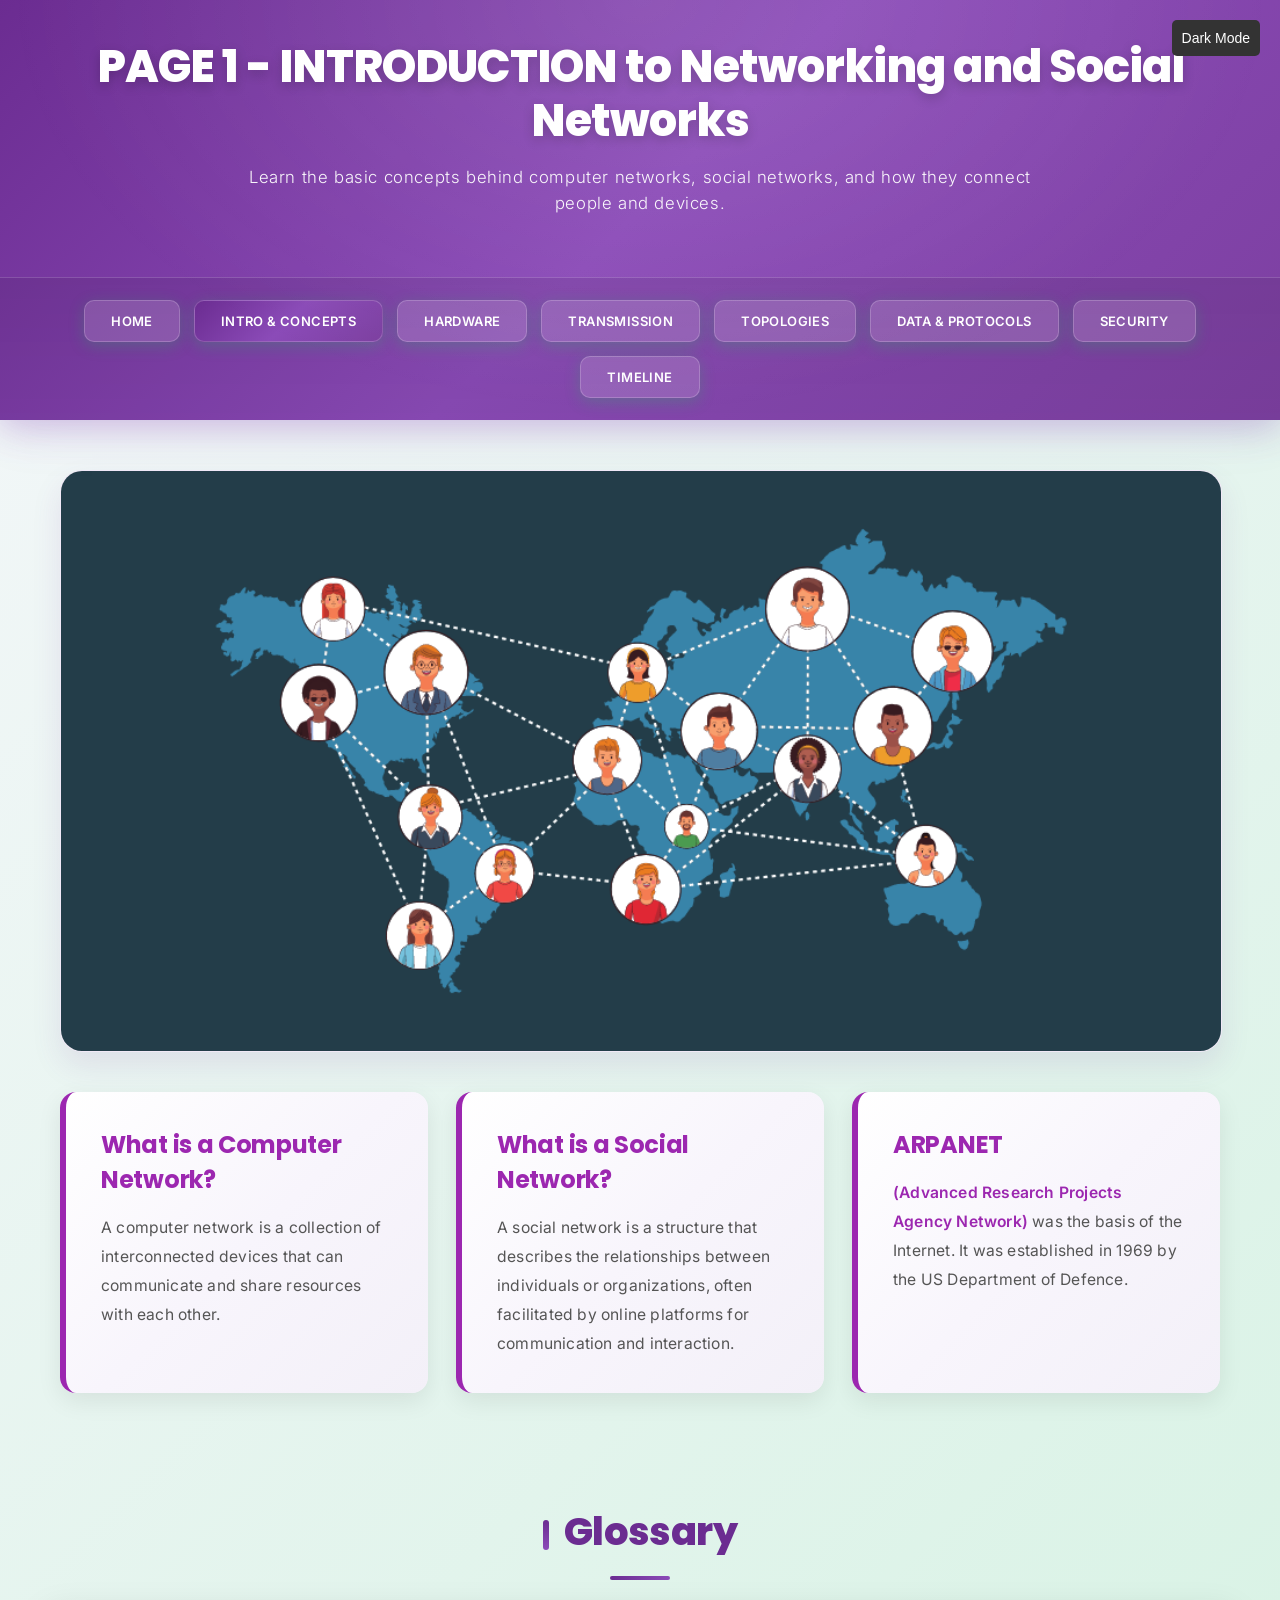
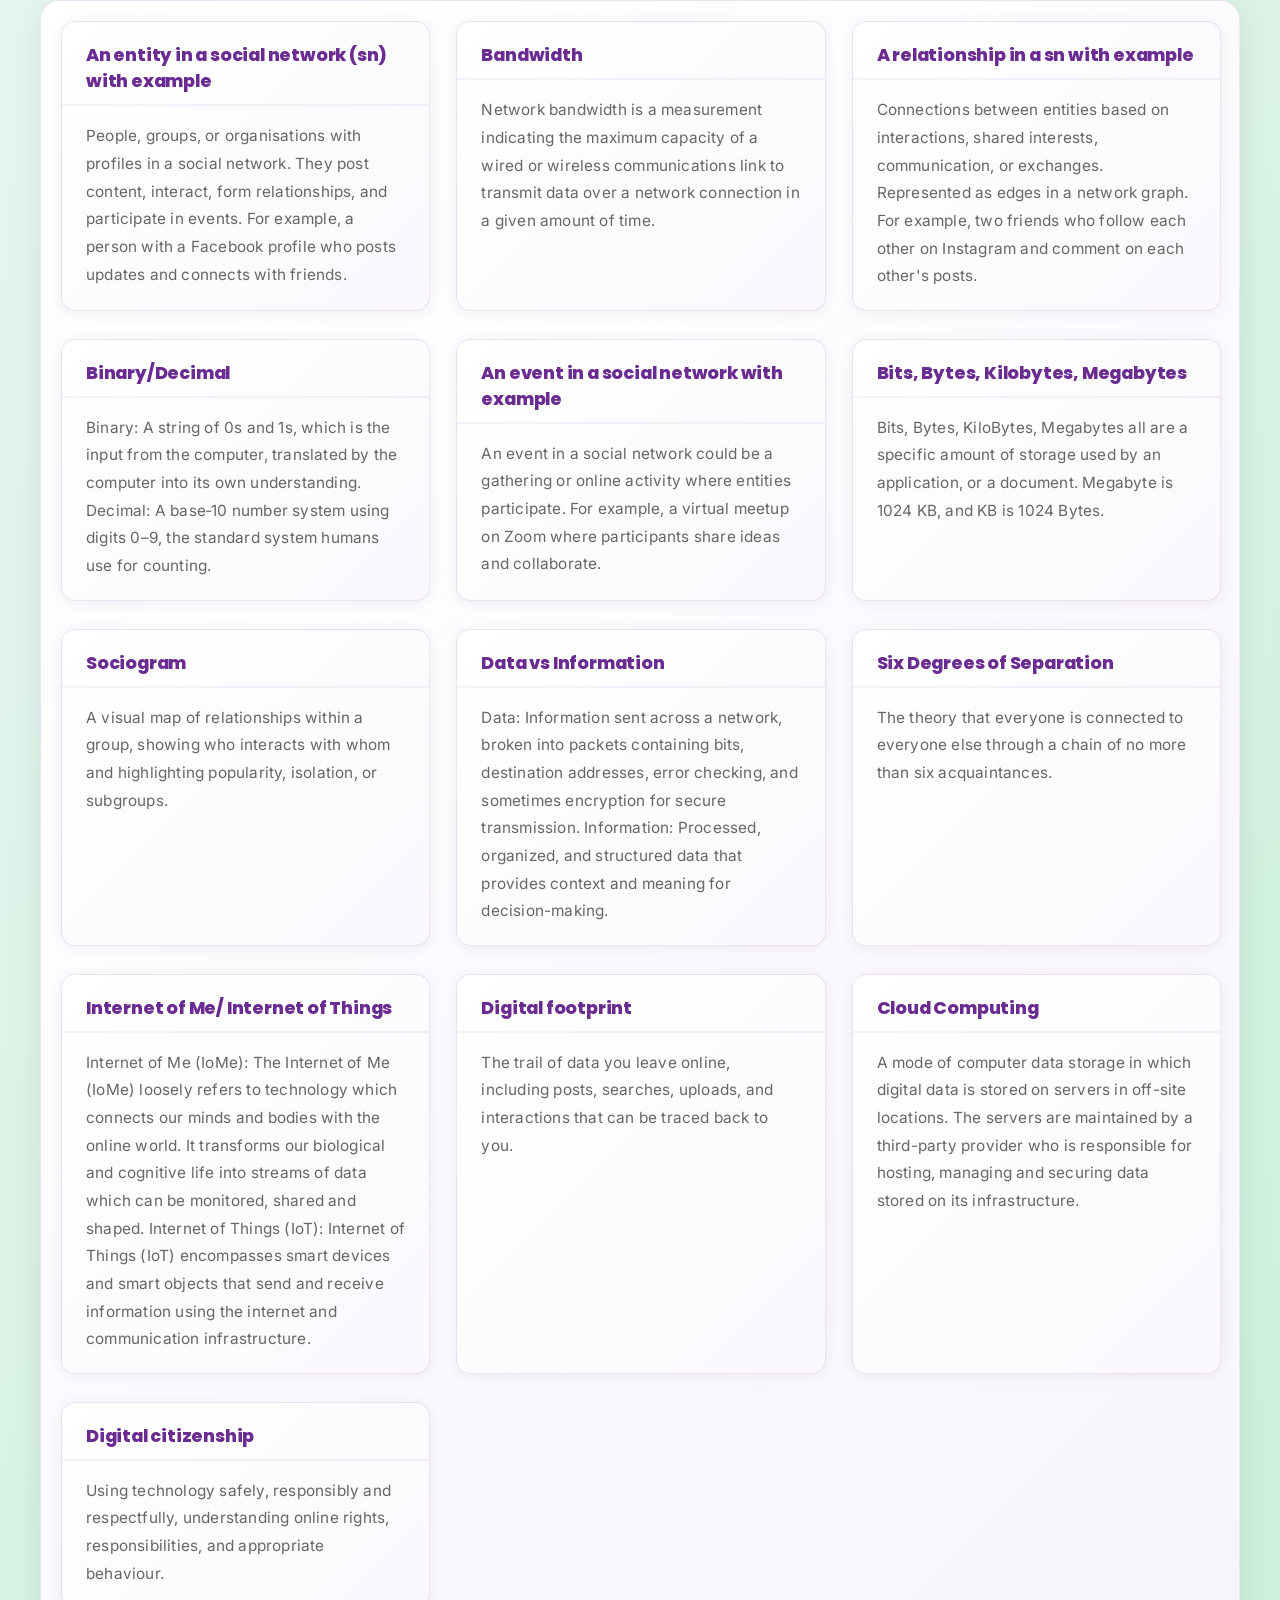
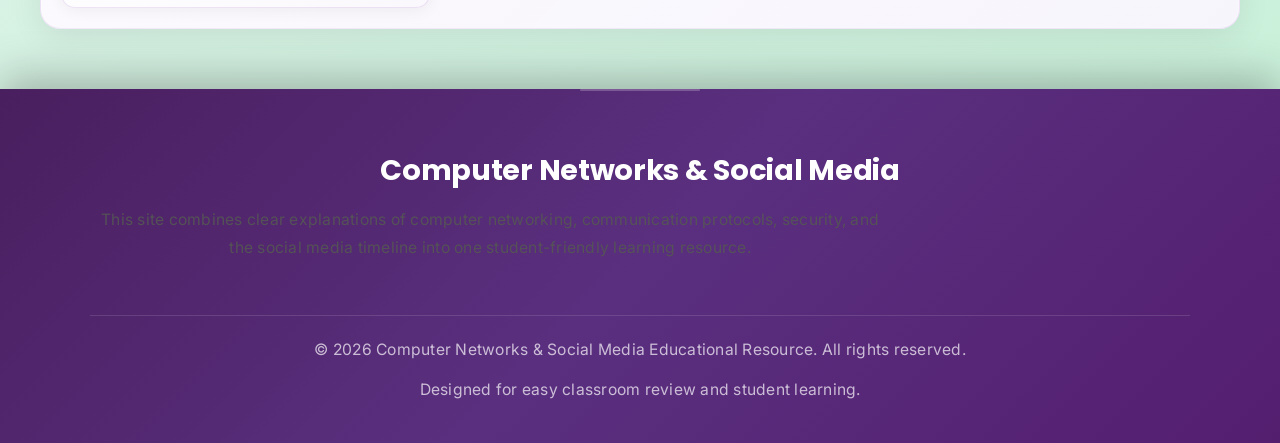
<file: page1.html>
<!DOCTYPE html>
<html lang="en">
<!-- FILE COMMENTS: page1.html - Content page covering a specific networking topic with glossary and navigation links. -->
<head>
    <!-- Page metadata and stylesheet link for page layout and theme -->
    <title>INTRO TO COMPUTER &amp; SOCIAL NETWORKS</title>
    <link rel="stylesheet" href="style.css">
</head>
<body>
    <!-- Site header includes branding, navigation, and a theme toggle button -->
    <header class="site-header">
        <div class="site-branding">
            <h1>PAGE 1 - INTRODUCTION to Networking and Social Networks</h1>
            <p class="subtitle">Learn the basic concepts behind computer networks, social networks, and how they connect people and devices.</p>
        </div>
        <div class="page-image">
            
        </div>

                <!-- Navigation menu for moving across topic pages -->
        <nav>
            <a href="index.html">HOME</a>
            <a href="page1.html" class="active">INTRO & CONCEPTS</a>
            <a href="page2.html">HARDWARE</a>
            <a href="page3.html">TRANSMISSION</a>
            <a href="page4.html">TOPOLOGIES</a>
            <a href="page5.html">DATA & PROTOCOLS</a>
            <a href="page6.html">SECURITY</a>
            <a href="page7.html">TIMELINE</a>
        </nav>

                <!-- Button toggles dark mode and stores preference in localStorage -->
        <button id="dark-mode-toggle" style="position: fixed; top: 20px; right: 20px; z-index: 1001; padding: 10px; background: #333; color: white; border: none; border-radius: 5px; cursor: pointer;">Dark Mode </button>
        
    </header>

        <!-- JavaScript handles dark mode, sticky navigation, and page load behavior -->
    <script>
        document.addEventListener('DOMContentLoaded', function() {
            const isDarkMode = localStorage.getItem('darkMode') === 'true';
            if (isDarkMode) {
                document.body.classList.add('dark-mode');
                document.getElementById('dark-mode-toggle').textContent = 'Light Mode';
            }
        });

        window.addEventListener('scroll', function() {
            const nav = document.querySelector('nav');
            const header = document.querySelector('.site-header');
            const body = document.body;
            const headerHeight = header.offsetHeight;
            
            if (window.pageYOffset > headerHeight - 80) {
                nav.classList.add('sticky-nav');
                body.classList.add('nav-sticky');
            } else {
                nav.classList.remove('sticky-nav');
                body.classList.remove('nav-sticky');
            }
        });

        document.getElementById('dark-mode-toggle').addEventListener('click', function() {
            document.body.classList.toggle('dark-mode');
            const button = document.getElementById('dark-mode-toggle');
            const isDark = document.body.classList.contains('dark-mode');
            button.textContent = isDark ? 'Light Mode' : 'Dark Mode';
            localStorage.setItem('darkMode', isDark);
        });
    </script>

        <!-- Icon or illustration representing the current page theme -->
    <div class="page-icon">
        <img src="img2.png" alt="Network icon">
    </div>

        <!-- Intro cards summarize key concepts for the topic -->
    <div class="intro-cards">
        <div class="intro-card">
            <h3>What is a Computer Network?</h3>
            <p>A computer network is a collection of interconnected devices that can communicate and share resources with each other.</p>
        </div>
        
        <div class="intro-card">
            <h3>What is a Social Network?</h3>
            <p>A social network is a structure that describes the relationships between individuals or organizations, often facilitated by online platforms for communication and interaction.</p>
        </div>
        
        <div class="intro-card">
            <h3>ARPANET</h3>
            <p><span class="highlight">(Advanced Research Projects Agency Network)</span> was the basis of the Internet. It was established in 1969 by the US Department of Defence.</p>
        </div>
    </div>
    
    <h2>Glossary</h2>
        <!-- Glossary grid presents term definitions and helpful explanations -->
    <div class="glossary-grid">
        <dl class="glossary-item">
            <dt>An entity in a social network (sn) with example</dt>
            <dd>People, groups, or organisations with profiles in a social network. They post content, interact, form relationships, and participate in events. For example, a person with a Facebook profile who posts updates and connects with friends.</dd>
        </dl>
        
        <dl class="glossary-item">
            <dt>Bandwidth</dt>
            <dd>Network bandwidth is a measurement indicating the maximum capacity of a wired or wireless communications link to transmit data over a network connection in a given amount of time.</dd>
        </dl>
        
        <dl class="glossary-item">
            <dt>A relationship in a sn with example</dt>
            <dd>Connections between entities based on interactions, shared interests, communication, or exchanges. Represented as edges in a network graph. For example, two friends who follow each other on Instagram and comment on each other's posts.</dd>
        </dl>
        
        <dl class="glossary-item">
            <dt>Binary/Decimal</dt>
            <dd>Binary: A string of 0s and 1s, which is the input from the computer, translated by the computer into its own understanding. Decimal: A base‑10 number system using digits 0–9, the standard system humans use for counting.</dd>
        </dl>
        
        <dl class="glossary-item">
            <dt>An event in a social network with example</dt>
            <dd>An event in a social network could be a gathering or online activity where entities participate. For example, a virtual meetup on Zoom where participants share ideas and collaborate.</dd>
        </dl>
        
        <dl class="glossary-item">
            <dt>Bits, Bytes, Kilobytes, Megabytes</dt>
            <dd>Bits, Bytes, KiloBytes, Megabytes all are a specific amount of storage used by an application, or a document. Megabyte is 1024 KB, and KB is 1024 Bytes.</dd>
        </dl>
        
        <dl class="glossary-item">
            <dt>Sociogram</dt>
            <dd>A visual map of relationships within a group, showing who interacts with whom and highlighting popularity, isolation, or subgroups.</dd>
        </dl>
        
        <dl class="glossary-item">
            <dt>Data vs Information</dt>
            <dd>Data: Information sent across a network, broken into packets containing bits, destination addresses, error checking, and sometimes encryption for secure transmission. Information: Processed, organized, and structured data that provides context and meaning for decision-making.</dd>
        </dl>
        
        <dl class="glossary-item">
            <dt>Six Degrees of Separation</dt>
            <dd>The theory that everyone is connected to everyone else through a chain of no more than six acquaintances.</dd>
        </dl>
        
        <dl class="glossary-item">
            <dt>Internet of Me/ Internet of Things</dt>
            <dd>Internet of Me (IoMe): The Internet of Me (IoMe) loosely refers to technology which connects our minds and bodies with the online world. It transforms our biological and cognitive life into streams of data which can be monitored, shared and shaped. Internet of Things (IoT): Internet of Things (IoT) encompasses smart devices and smart objects that send and receive information using the internet and communication infrastructure.</dd>
        </dl>
        
        <dl class="glossary-item">
            <dt>Digital footprint</dt>
            <dd>The trail of data you leave online, including posts, searches, uploads, and interactions that can be traced back to you.</dd>
        </dl>
        
        <dl class="glossary-item">
            <dt>Cloud Computing</dt>
            <dd>A mode of computer data storage in which digital data is stored on servers in off-site locations. The servers are maintained by a third-party provider who is responsible for hosting, managing and securing data stored on its infrastructure.</dd>
        </dl>
        
        <dl class="glossary-item">
            <dt>Digital citizenship</dt>
            <dd>Using technology safely, responsibly and respectfully, understanding online rights, responsibilities, and appropriate behaviour.</dd>
        </dl>
    </div>
            <!-- Footer section contains site credits, copyright, and additional links -->
        <footer class="site-footer">
        <div class="footer-content">
            <div class="footer-brand">
                <h3>Computer Networks & Social Media</h3>
                <p>This site combines clear explanations of computer networking, communication protocols, security, and the social media timeline into one student-friendly learning resource.</p>
        <div class="footer-bottom">
            <p class="footer-note">&copy; 2026 Computer Networks & Social Media Educational Resource. All rights reserved.</p>
            <p class="footer-note">Designed for easy classroom review and student learning.</p>
        </div>
    </footer>
</body>
</html>
</file>
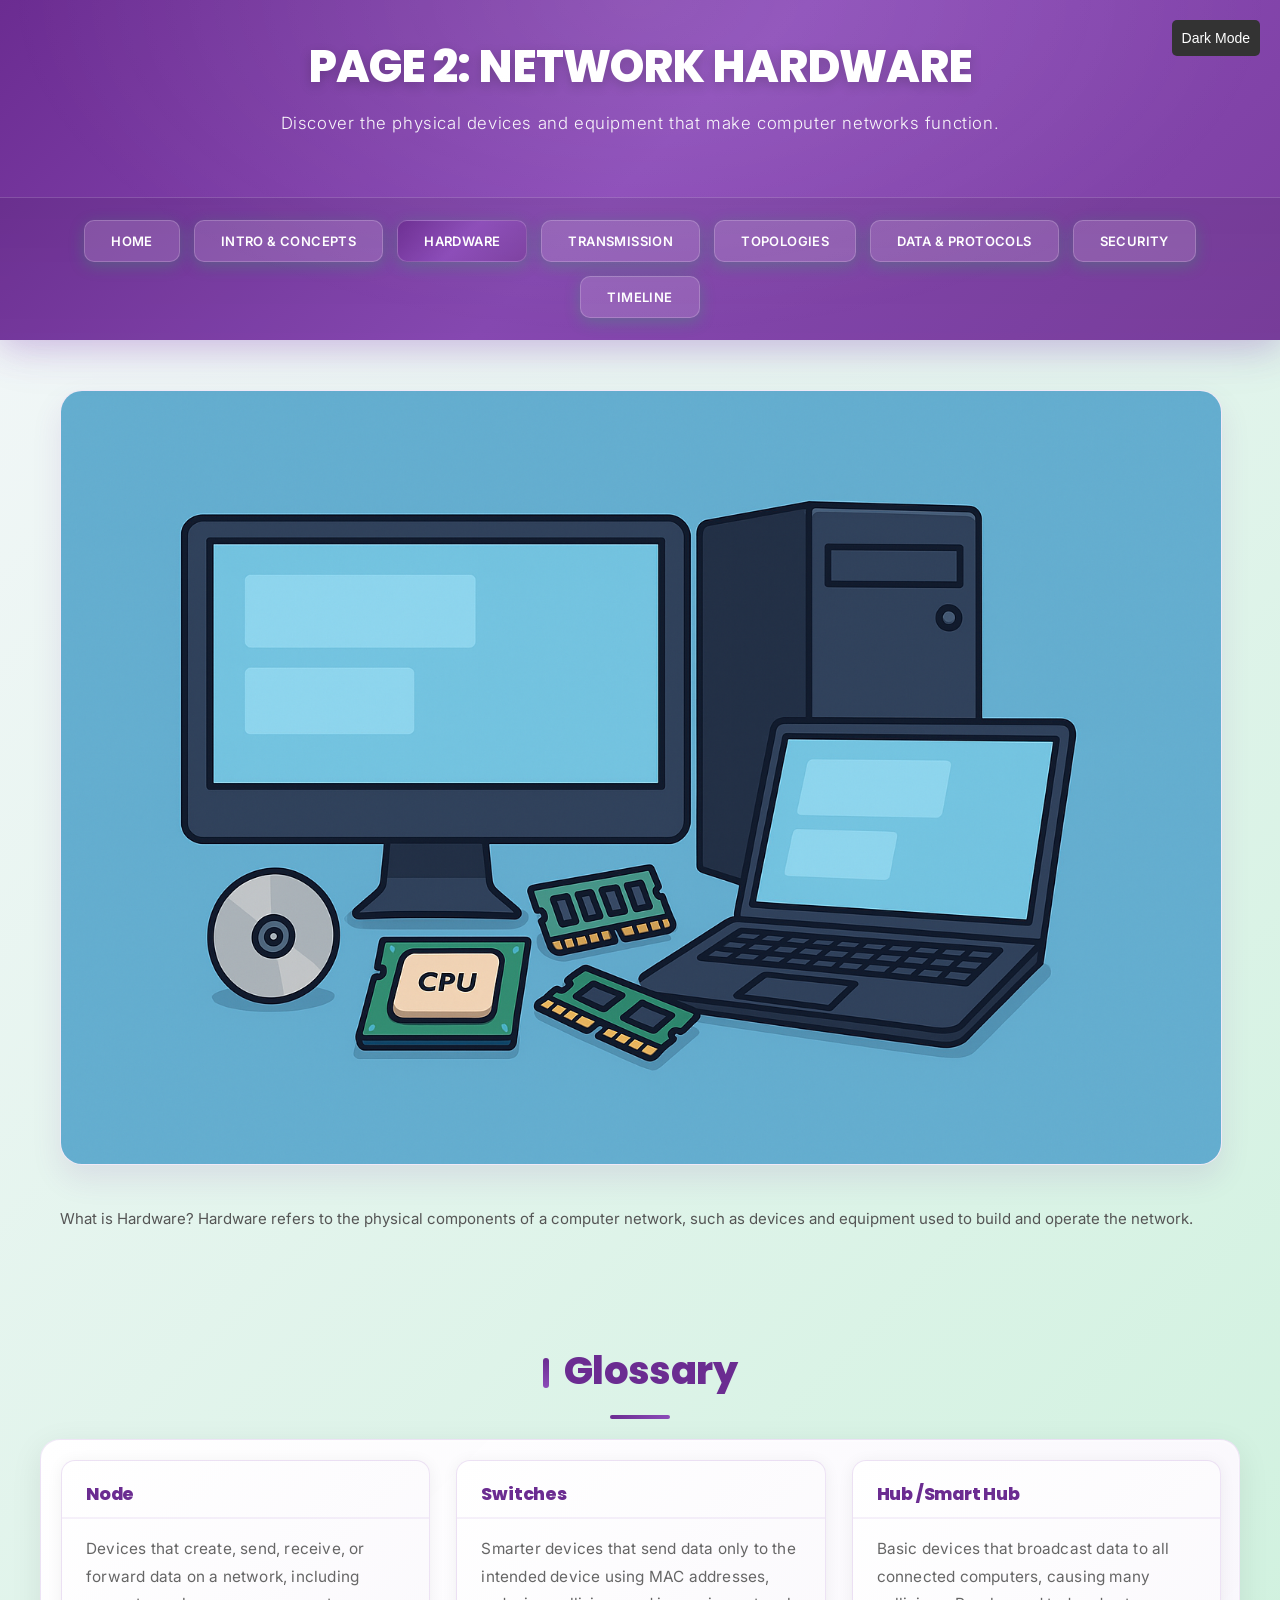
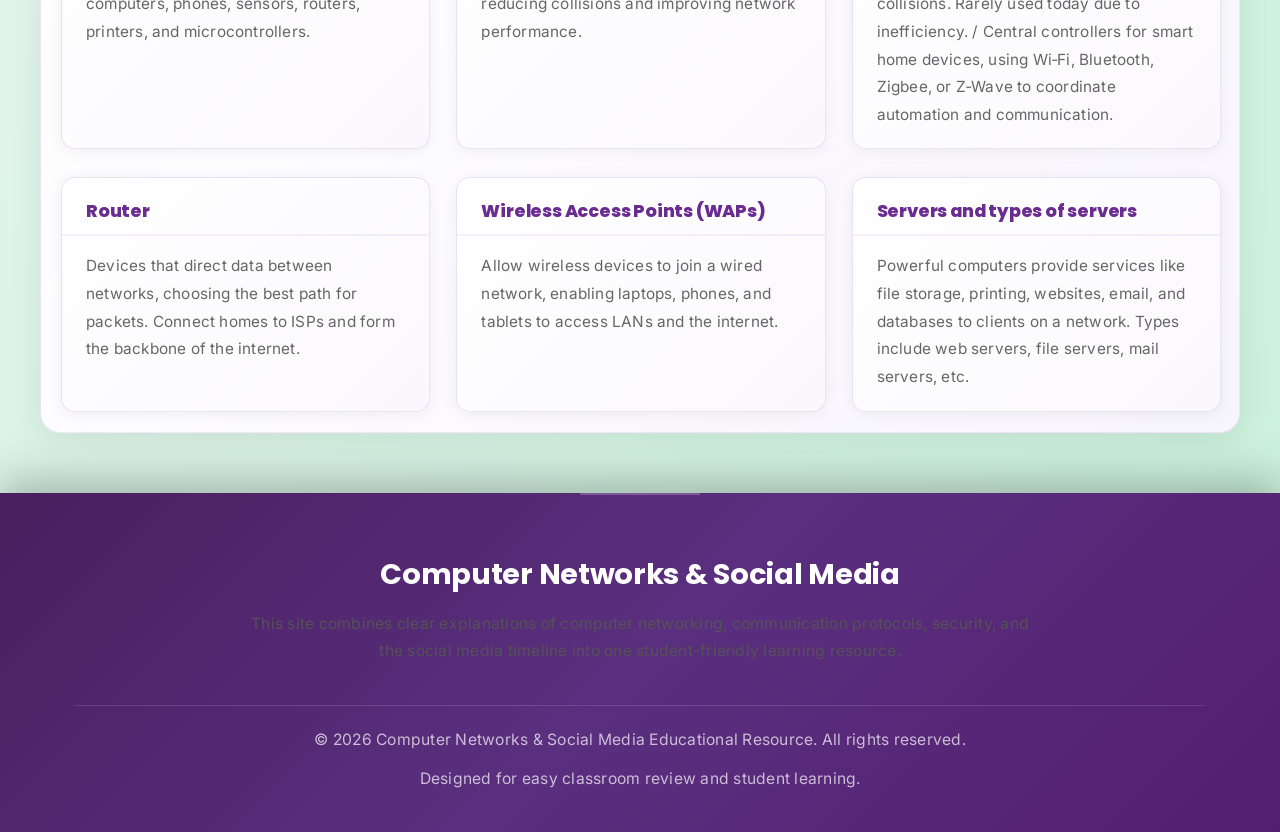
<file: page2.html>
<!DOCTYPE html>
<html lang="en">
<!-- FILE COMMENTS: page2.html - Content page covering a specific networking topic with glossary and navigation links. -->
<head>
    <!-- Page metadata and stylesheet link for page layout and theme -->
    <title>NETWORK HARDWARE</title>
    <link rel="stylesheet" href="style.css">
</head>
<body>
    <!-- Site header includes branding, navigation, and a theme toggle button -->
    <header class="site-header">
        <div class="site-branding">
            <h1>PAGE 2: NETWORK HARDWARE</h1>
            <p class="subtitle">Discover the physical devices and equipment that make computer networks function.</p>
        </div>
        <div class="page-image">
            
        </div>
                <!-- Navigation menu for moving across topic pages -->
        <nav>
            <a href="index.html">HOME</a>
            <a href="page1.html">INTRO & CONCEPTS</a>
            <a href="page2.html" class="active">HARDWARE</a>
            <a href="page3.html">TRANSMISSION</a>
            <a href="page4.html">TOPOLOGIES</a>
            <a href="page5.html">DATA & PROTOCOLS</a>
            <a href="page6.html">SECURITY</a>
            <a href="page7.html">TIMELINE</a>
        </nav>

                <!-- Button toggles dark mode and stores preference in localStorage -->
        <button id="dark-mode-toggle" style="position: fixed; top: 20px; right: 20px; z-index: 1001; padding: 10px; background: #333; color: white; border: none; border-radius: 5px; cursor: pointer;">Dark Mode</button>
    </header>

        <!-- JavaScript handles dark mode, sticky navigation, and page load behavior -->
    <script>
        document.addEventListener('DOMContentLoaded', function() {
            const isDarkMode = localStorage.getItem('darkMode') === 'true';
            if (isDarkMode) {
                document.body.classList.add('dark-mode');
                document.getElementById('dark-mode-toggle').textContent = 'Light Mode';
            }
        });

        window.addEventListener('scroll', function() {
            const nav = document.querySelector('nav');
            const header = document.querySelector('.site-header');
            const body = document.body;
            const headerHeight = header.offsetHeight;
            
            if (window.pageYOffset > headerHeight - 80) {
                nav.classList.add('sticky-nav');
                body.classList.add('nav-sticky');
            } else {
                nav.classList.remove('sticky-nav');
                body.classList.remove('nav-sticky');
            }
        });

        document.getElementById('dark-mode-toggle').addEventListener('click', function() {
            document.body.classList.toggle('dark-mode');
            const button = document.getElementById('dark-mode-toggle');
            const isDark = document.body.classList.contains('dark-mode');
            button.textContent = isDark ? 'Light Mode' : 'Dark Mode';
            localStorage.setItem('darkMode', isDark);
        });
    </script>

        <!-- Icon or illustration representing the current page theme -->
    <div class="page-icon">
        <img src="hardware.png" alt="Hardware icon">
    </div>
    <p>What is Hardware? Hardware refers to the physical components of a computer network, such as devices and equipment used to build and operate the network.</p>
    <h2>Glossary</h2>
        <!-- Glossary grid presents term definitions and helpful explanations -->
    <div class="glossary-grid">
        <dl class="glossary-item">
            <dt>Node</dt>
            <dd>Devices that create, send, receive, or forward data on a network, including computers, phones, sensors, routers, printers, and microcontrollers.</dd>
        </dl>
        
        <dl class="glossary-item">
            <dt>Switches</dt>
            <dd>Smarter devices that send data only to the intended device using MAC addresses, reducing collisions and improving network performance.</dd>
        </dl>
        
        <dl class="glossary-item">
            <dt>Hub /Smart Hub</dt>
            <dd>Basic devices that broadcast data to all connected computers, causing many collisions. Rarely used today due to inefficiency. / Central controllers for smart home devices, using Wi‑Fi, Bluetooth, Zigbee, or Z‑Wave to coordinate automation and communication.</dd>
        </dl>
        
        <dl class="glossary-item">
            <dt>Router</dt>
            <dd>Devices that direct data between networks, choosing the best path for packets. Connect homes to ISPs and form the backbone of the internet.</dd>
        </dl>
        
        <dl class="glossary-item">
            <dt>Wireless Access Points (WAPs)</dt>
            <dd>Allow wireless devices to join a wired network, enabling laptops, phones, and tablets to access LANs and the internet.</dd>
        </dl>
        
        <dl class="glossary-item">
            <dt>Servers and types of servers</dt>
            <dd>Powerful computers provide services like file storage, printing, websites, email, and databases to clients on a network. Types include web servers, file servers, mail servers, etc.</dd>
        </dl>
    </div>
            <!-- Footer section contains site credits, copyright, and additional links -->
        <footer class="site-footer">
        <div class="footer-content">
            <div class="footer-brand">
                <h3>Computer Networks & Social Media</h3>
                <p>This site combines clear explanations of computer networking, communication protocols, security, and the social media timeline into one student-friendly learning resource.</p>
            </div>
            
        </div>
        <div class="footer-bottom">
            <p class="footer-note">&copy; 2026 Computer Networks & Social Media Educational Resource. All rights reserved.</p>
            <p class="footer-note">Designed for easy classroom review and student learning.</p>
        </div>
    </footer>
</body>
</html>
</file>
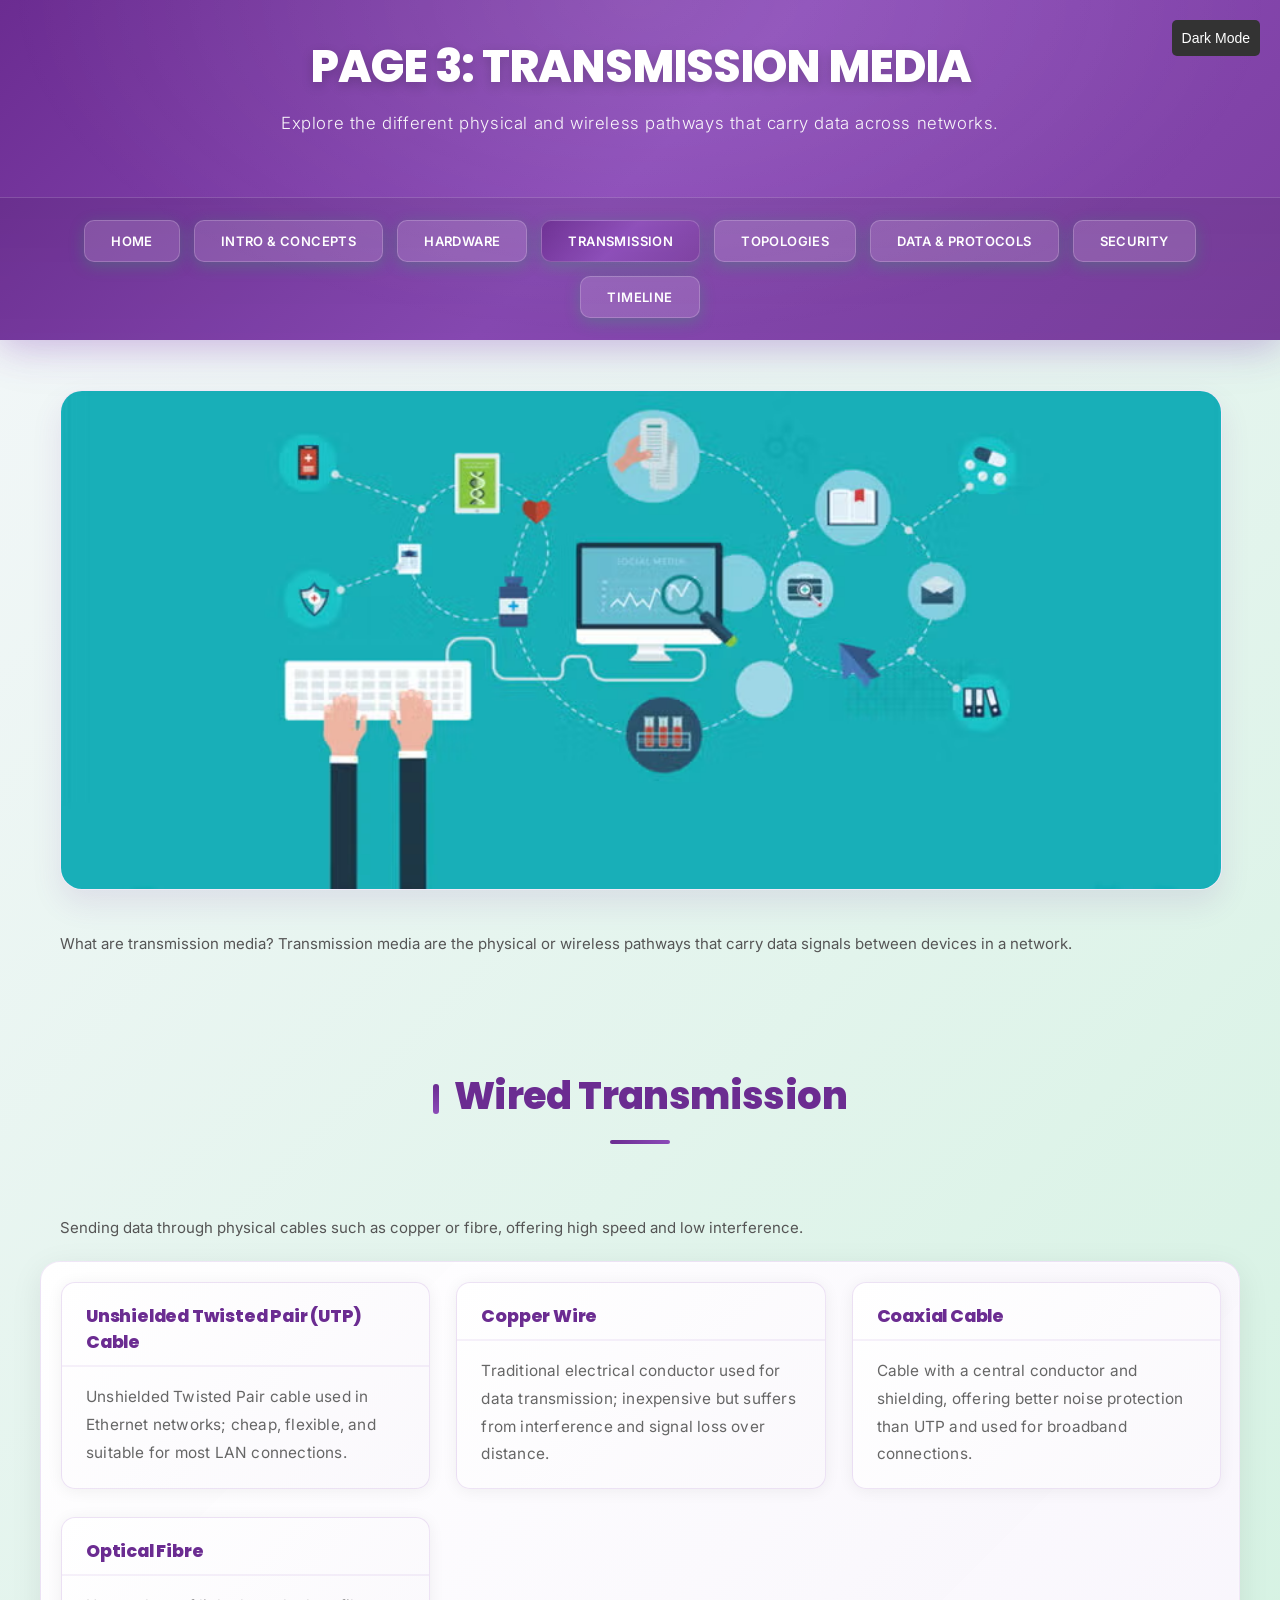
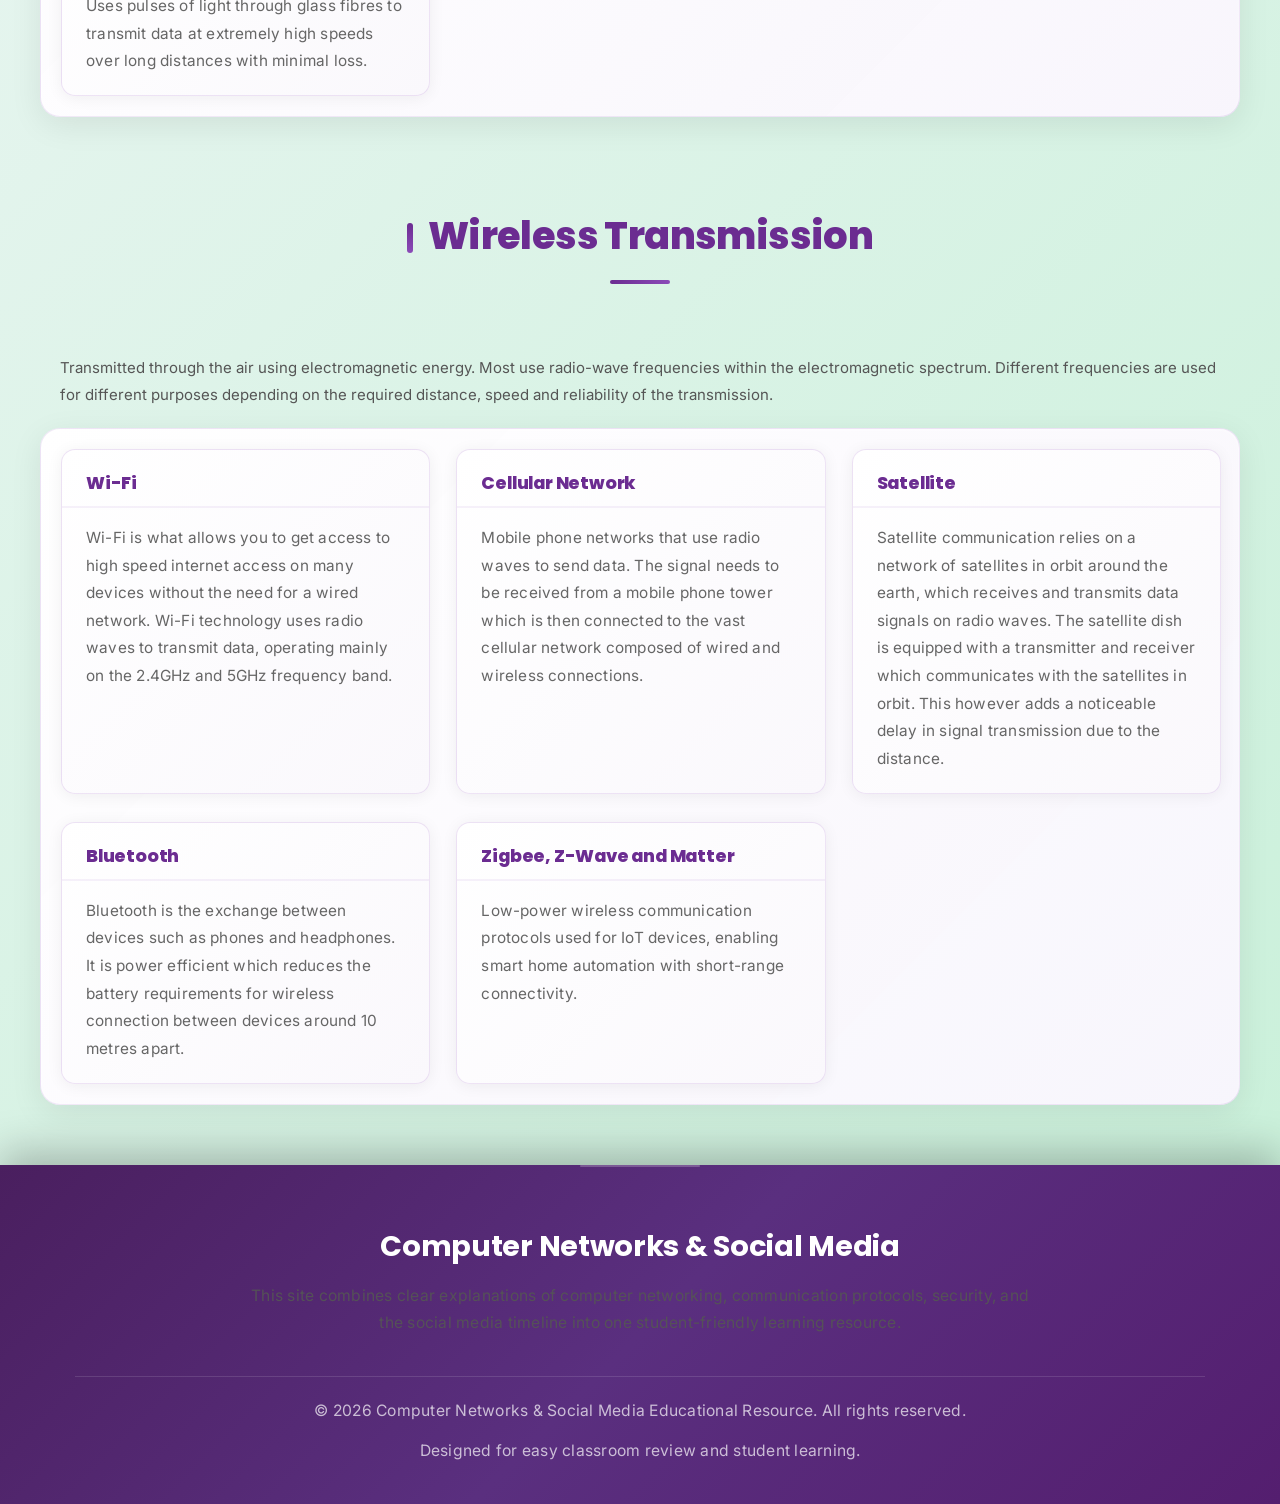
<file: page3.html>
<!DOCTYPE html>
<html lang="en">
<!-- FILE COMMENTS: page3.html - Content page covering a specific networking topic with glossary and navigation links. -->
<head>
    <!-- Page metadata and stylesheet link for page layout and theme -->
    <title>TRANSMISSION MEDIA</title>
    <link rel="stylesheet" href="style.css">
</head>
<body>
    <!-- Site header includes branding, navigation, and a theme toggle button -->
    <header class="site-header">
        <div class="site-branding">
            <h1>PAGE 3: TRANSMISSION MEDIA</h1>
            <p class="subtitle">Explore the different physical and wireless pathways that carry data across networks.</p>
        </div>
        <div class="page-image">
            
        </div>
                <!-- Navigation menu for moving across topic pages -->
        <nav>
            <a href="index.html">HOME</a>
            <a href="page1.html">INTRO & CONCEPTS</a>
            <a href="page2.html">HARDWARE</a>
            <a href="page3.html" class="active">TRANSMISSION</a>
            <a href="page4.html">TOPOLOGIES</a>
            <a href="page5.html">DATA & PROTOCOLS</a>
            <a href="page6.html">SECURITY</a>
            <a href="page7.html">TIMELINE</a>
        </nav>

                <!-- Button toggles dark mode and stores preference in localStorage -->
        <button id="dark-mode-toggle" style="position: fixed; top: 20px; right: 20px; z-index: 1001; padding: 10px; background: #333; color: white; border: none; border-radius: 5px; cursor: pointer;">Dark Mode</button>
    </header>

        <!-- JavaScript handles dark mode, sticky navigation, and page load behavior -->
    <script>
        document.addEventListener('DOMContentLoaded', function() {
            const isDarkMode = localStorage.getItem('darkMode') === 'true';
            if (isDarkMode) {
                document.body.classList.add('dark-mode');
                document.getElementById('dark-mode-toggle').textContent = 'Light Mode';
            }
        });

        window.addEventListener('scroll', function() {
            const nav = document.querySelector('nav');
            const header = document.querySelector('.site-header');
            const body = document.body;
            const headerHeight = header.offsetHeight;
            
            if (window.pageYOffset > headerHeight - 80) {
                nav.classList.add('sticky-nav');
                body.classList.add('nav-sticky');
            } else {
                nav.classList.remove('sticky-nav');
                body.classList.remove('nav-sticky');
            }
        });

        document.getElementById('dark-mode-toggle').addEventListener('click', function() {
            document.body.classList.toggle('dark-mode');
            const button = document.getElementById('dark-mode-toggle');
            const isDark = document.body.classList.contains('dark-mode');
            button.textContent = isDark ? 'Light Mode' : 'Dark Mode';
            localStorage.setItem('darkMode', isDark);
        });
    </script>
        <!-- Icon or illustration representing the current page theme -->
    <div class="page-icon">
        <img src="transmission.avif" alt="Transmission icon">
    </div>
    <p>What are transmission media? Transmission media are the physical or wireless pathways that carry data signals between devices in a network.</p>
    <h2>Wired Transmission</h2>
    <p>Sending data through physical cables such as copper or fibre, offering high speed and low interference.</p>
        <!-- Glossary grid presents term definitions and helpful explanations -->
    <div class="glossary-grid">
        <dl class="glossary-item">
            <dt>Unshielded Twisted Pair (UTP) Cable</dt>
            <dd>Unshielded Twisted Pair cable used in Ethernet networks; cheap, flexible, and suitable for most LAN connections.</dd>
        </dl>
        
        <dl class="glossary-item">
            <dt>Copper Wire</dt>
            <dd>Traditional electrical conductor used for data transmission; inexpensive but suffers from interference and signal loss over distance.</dd>
        </dl>
        
        <dl class="glossary-item">
            <dt>Coaxial Cable</dt>
            <dd>Cable with a central conductor and shielding, offering better noise protection than UTP and used for broadband connections.</dd>
        </dl>
        
        <dl class="glossary-item">
            <dt>Optical Fibre</dt>
            <dd>Uses pulses of light through glass fibres to transmit data at extremely high speeds over long distances with minimal loss.</dd>
        </dl>
    </div>
    
    <h2>Wireless Transmission</h2>
    <p>Transmitted through the air using electromagnetic energy. Most use radio-wave frequencies within the electromagnetic spectrum. Different frequencies are used for different purposes depending on the required distance, speed and reliability of the transmission.</p>
    <div class="glossary-grid">
        <dl class="glossary-item">
            <dt>Wi-Fi</dt>
            <dd>Wi-Fi is what allows you to get access to high speed internet access on many devices without the need for a wired network. Wi-Fi technology uses radio waves to transmit data, operating mainly on the 2.4GHz and 5GHz frequency band.</dd>
        </dl>
        
        <dl class="glossary-item">
            <dt>Cellular Network</dt>
            <dd>Mobile phone networks that use radio waves to send data. The signal needs to be received from a mobile phone tower which is then connected to the vast cellular network composed of wired and wireless connections.</dd>
        </dl>
        
        <dl class="glossary-item">
            <dt>Satellite</dt>
            <dd>Satellite communication relies on a network of satellites in orbit around the earth, which receives and transmits data signals on radio waves. The satellite dish is equipped with a transmitter and receiver which communicates with the satellites in orbit. This however adds a noticeable delay in signal transmission due to the distance.</dd>
        </dl>
        
        <dl class="glossary-item">
            <dt>Bluetooth</dt>
            <dd>Bluetooth is the exchange between devices such as phones and headphones. It is power efficient which reduces the battery requirements for wireless connection between devices around 10 metres apart.</dd>
        </dl>
        
        <dl class="glossary-item">
            <dt>Zigbee, Z-Wave and Matter</dt>
            <dd>Low-power wireless communication protocols used for IoT devices, enabling smart home automation with short-range connectivity.</dd>
        </dl>
    </div>
            <!-- Footer section contains site credits, copyright, and additional links -->
        <footer class="site-footer">
        <div class="footer-content">
            <div class="footer-brand">
                <h3>Computer Networks & Social Media</h3>
                <p>This site combines clear explanations of computer networking, communication protocols, security, and the social media timeline into one student-friendly learning resource.</p>
            </div>
            <div class="footer-links">
                <div class="footer-column">
                    <h4>Quick links</h4>
                    <a href="index.html">Home</a>
                    <a href="page1.html">Network Basics</a>
                    <a href="page2.html">Transmission</a>
                </div>
                <div class="footer-column">
                    <h4>Explore</h4>
                    <a href="page3.html">Security</a>
                    <a href="page4.html">Hardware</a>
                    <a href="page7.html">Timeline</a>
                </div>
                <div class="footer-column">
                    <h4>Contact</h4>
                    <p>Created by Arshith Varanasi and Rishi Khakurel.</p>
                    <p><a href="mailto:info@example.com">info@example.com</a></p>
                </div>
            </div>
        </div>
        <div class="footer-bottom">
            <p class="footer-note">&copy; 2026 Computer Networks & Social Media Educational Resource. All rights reserved.</p>
            <p class="footer-note">Designed for easy classroom review and student learning.</p>
        </div>
    </footer>
</body>
</html>
</file>
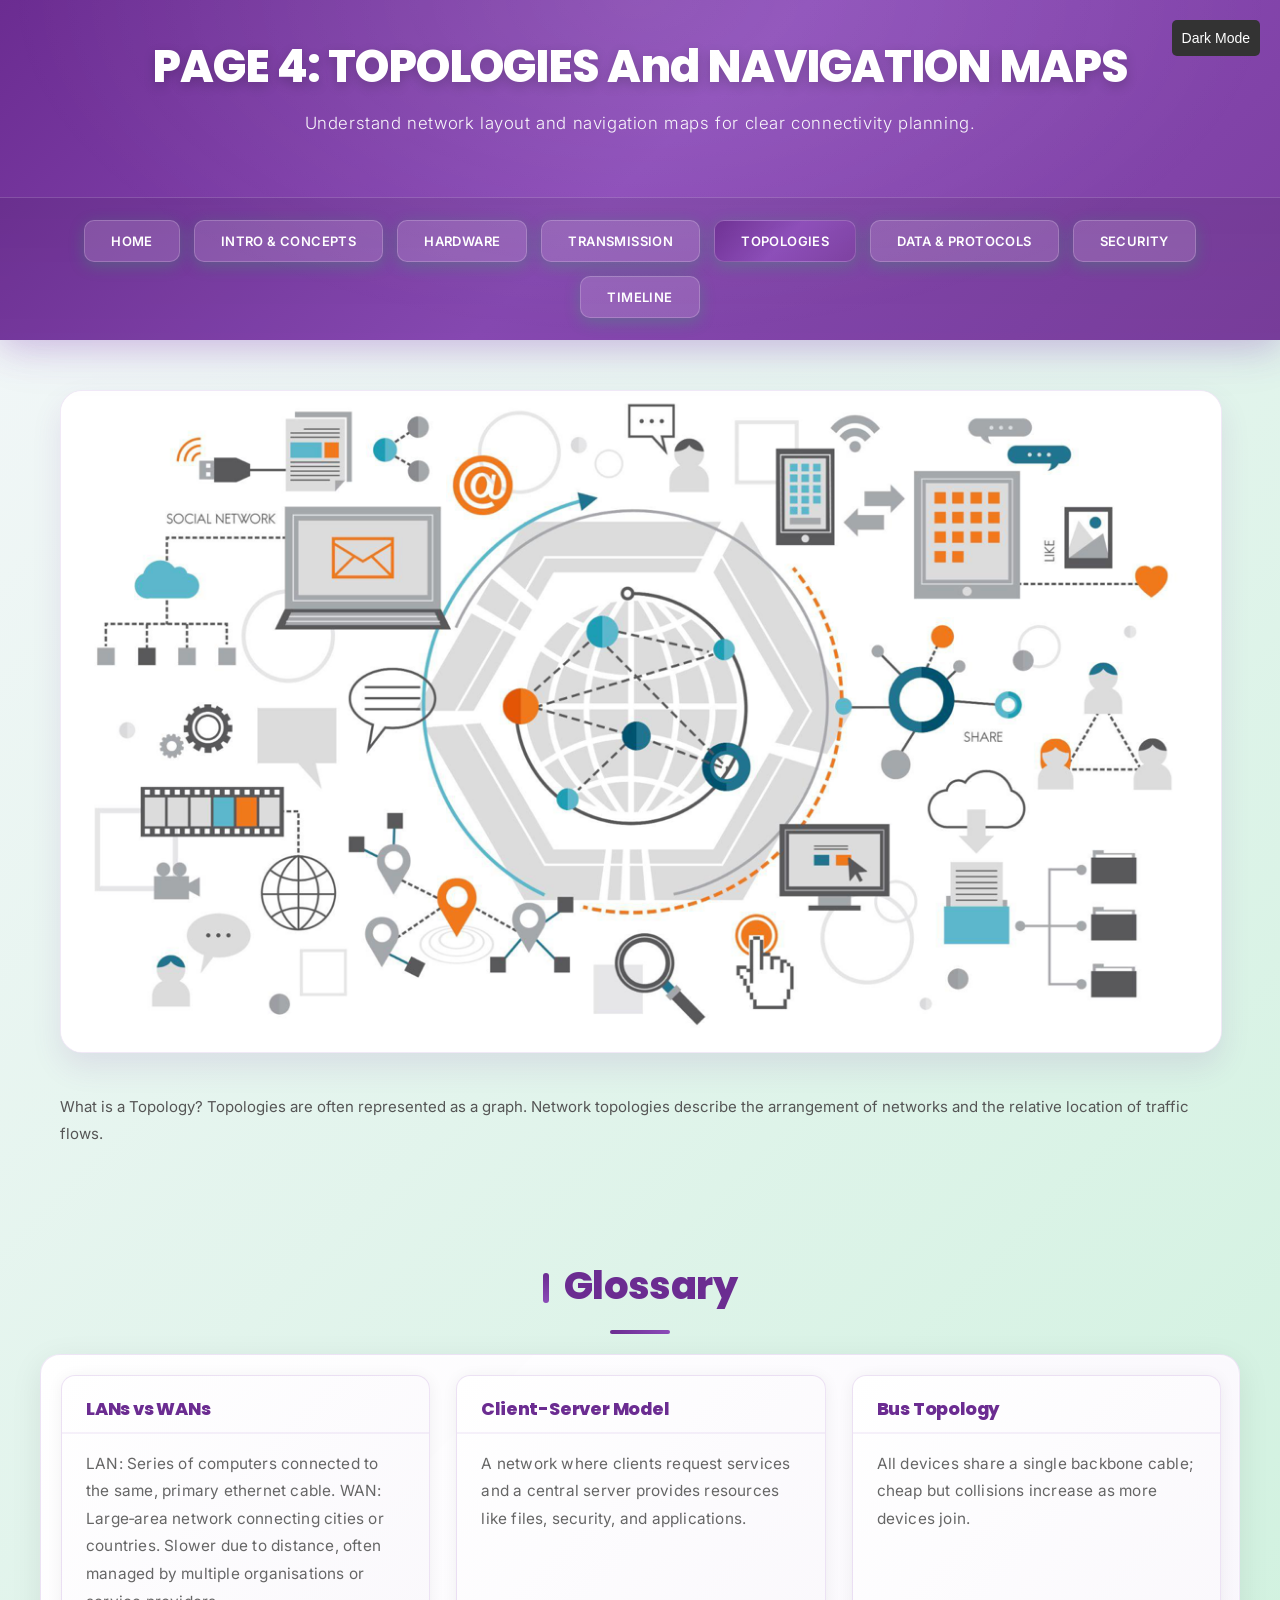
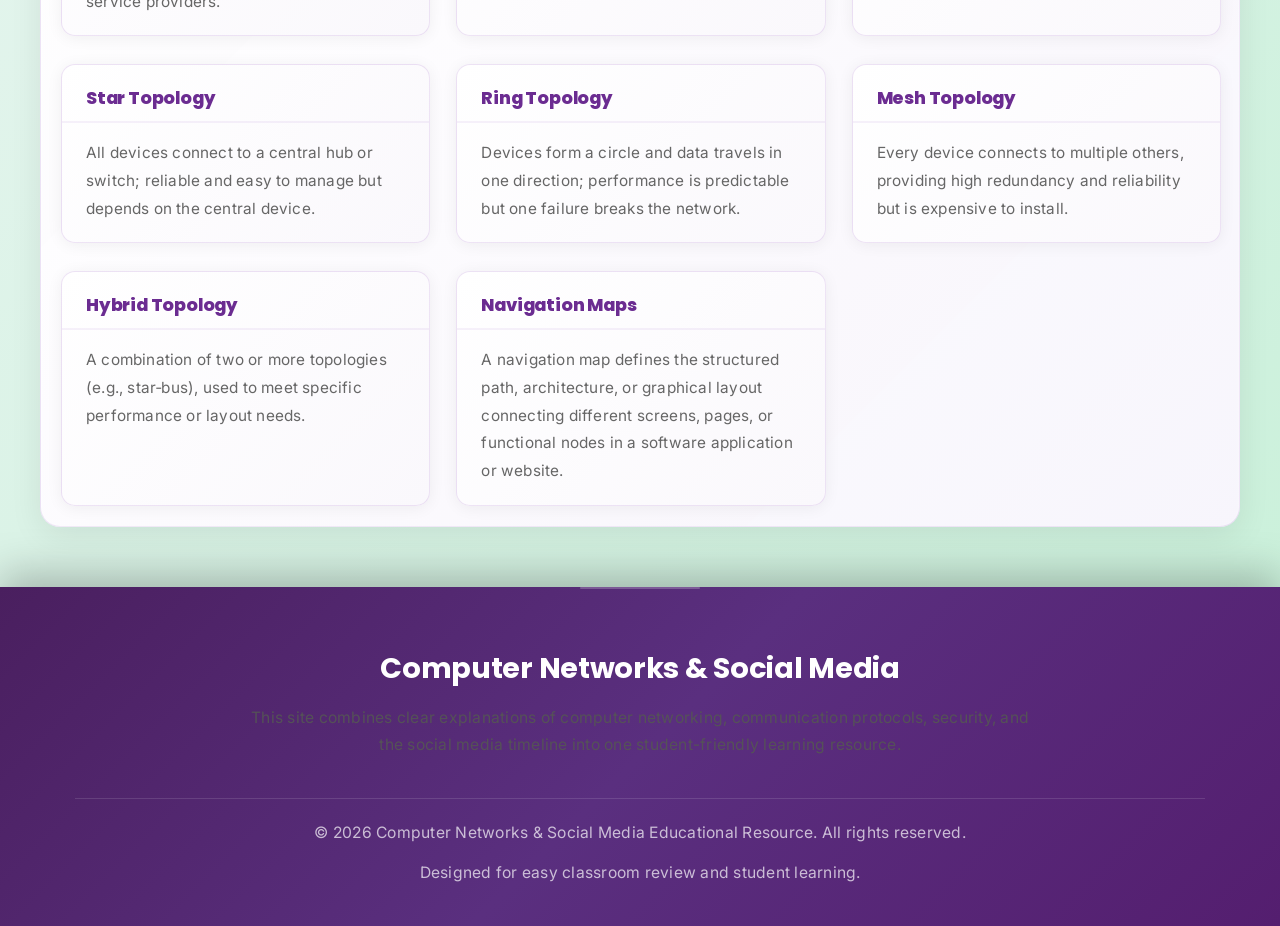
<file: page4.html>
<!DOCTYPE html>
<html lang="en">
<!-- FILE COMMENTS: page4.html - Content page covering a specific networking topic with glossary and navigation links. -->
<head>
    <!-- Page metadata and stylesheet link for page layout and theme -->
    <title>TOPOLOGIES And NAVIGATION MAPS</title>
    <link rel="stylesheet" href="style.css">
</head>
<body>
    <!-- Site header includes branding, navigation, and a theme toggle button -->
    <header class="site-header">
        <div class="site-branding">
            <h1>PAGE 4: TOPOLOGIES And NAVIGATION MAPS</h1>
            <p class="subtitle">Understand network layout and navigation maps for clear connectivity planning.</p>
        </div>
        <div class="page-image">
            
        </div>
                <!-- Navigation menu for moving across topic pages -->
        <nav>
            <a href="index.html">HOME</a>
            <a href="page1.html">INTRO & CONCEPTS</a>
            <a href="page2.html">HARDWARE</a>
            <a href="page3.html">TRANSMISSION</a>
            <a href="page4.html" class="active">TOPOLOGIES</a>
            <a href="page5.html">DATA & PROTOCOLS</a>
            <a href="page6.html">SECURITY</a>
            <a href="page7.html">TIMELINE</a>
        </nav>

                <!-- Button toggles dark mode and stores preference in localStorage -->
        <button id="dark-mode-toggle" style="position: fixed; top: 20px; right: 20px; z-index: 1001; padding: 10px; background: #333; color: white; border: none; border-radius: 5px; cursor: pointer;">Dark Mode</button>
    </header>

        <!-- JavaScript handles dark mode, sticky navigation, and page load behavior -->
    <script>
        document.addEventListener('DOMContentLoaded', function() {
            const isDarkMode = localStorage.getItem('darkMode') === 'true';
            if (isDarkMode) {
                document.body.classList.add('dark-mode');
                document.getElementById('dark-mode-toggle').textContent = 'Light Mode';
            }
        });

        window.addEventListener('scroll', function() {
            const nav = document.querySelector('nav');
            const header = document.querySelector('.site-header');
            const body = document.body;
            const headerHeight = header.offsetHeight;
            
            if (window.pageYOffset > headerHeight - 80) {
                nav.classList.add('sticky-nav');
                body.classList.add('nav-sticky');
            } else {
                nav.classList.remove('sticky-nav');
                body.classList.remove('nav-sticky');
            }
        });

        document.getElementById('dark-mode-toggle').addEventListener('click', function() {
            document.body.classList.toggle('dark-mode');
            const button = document.getElementById('dark-mode-toggle');
            const isDark = document.body.classList.contains('dark-mode');
            button.textContent = isDark ? 'Light Mode' : 'Dark Mode';
            localStorage.setItem('darkMode', isDark);
        });
    </script>
        <!-- Icon or illustration representing the current page theme -->
    <div class="page-icon">
        <img src="nav-map.png" alt="Topology icon">
    </div>
    <p>What is a Topology? Topologies are often represented as a graph. Network topologies describe the arrangement of networks and the relative location of traffic flows.</p>
    <h2>Glossary</h2>
        <!-- Glossary grid presents term definitions and helpful explanations -->
    <div class="glossary-grid">
        <dl class="glossary-item">
            <dt>LANs vs WANs</dt>
            <dd>LAN: Series of computers connected to the same, primary ethernet cable. WAN: Large‑area network connecting cities or countries. Slower due to distance, often managed by multiple organisations or service providers.</dd>
        </dl>
        
        <dl class="glossary-item">
            <dt>Client-Server Model</dt>
            <dd>A network where clients request services and a central server provides resources like files, security, and applications.</dd>
        </dl>
        
        <dl class="glossary-item">
            <dt>Bus Topology</dt>
            <dd>All devices share a single backbone cable; cheap but collisions increase as more devices join.</dd>
        </dl>
        
        <dl class="glossary-item">
            <dt>Star Topology</dt>
            <dd>All devices connect to a central hub or switch; reliable and easy to manage but depends on the central device.</dd>
        </dl>
        
        <dl class="glossary-item">
            <dt>Ring Topology</dt>
            <dd>Devices form a circle and data travels in one direction; performance is predictable but one failure breaks the network.</dd>
        </dl>
        
        <dl class="glossary-item">
            <dt>Mesh Topology</dt>
            <dd>Every device connects to multiple others, providing high redundancy and reliability but is expensive to install.</dd>
        </dl>
        
        <dl class="glossary-item">
            <dt>Hybrid Topology</dt>
            <dd>A combination of two or more topologies (e.g., star‑bus), used to meet specific performance or layout needs.</dd>
        </dl>
        
        <dl class="glossary-item">
            <dt>Navigation Maps</dt>
            <dd>A navigation map defines the structured path, architecture, or graphical layout connecting different screens, pages, or functional nodes in a software application or website.</dd>
        </dl>
    </div>
            <!-- Footer section contains site credits, copyright, and additional links -->
        <footer class="site-footer">
        <div class="footer-content">
            <div class="footer-brand">
                <h3>Computer Networks & Social Media</h3>
                <p>This site combines clear explanations of computer networking, communication protocols, security, and the social media timeline into one student-friendly learning resource.</p>
            </div>
            <div class="footer-links">
                <div class="footer-column">
                    <h4>Quick links</h4>
                    <a href="index.html">Home</a>
                    <a href="page1.html">Network Basics</a>
                    <a href="page2.html">Transmission</a>
                </div>
                <div class="footer-column">
                    <h4>Explore</h4>
                    <a href="page3.html">Security</a>
                    <a href="page4.html">Hardware</a>
                    <a href="page7.html">Timeline</a>
                </div>
                <div class="footer-column">
                    <h4>Contact</h4>
                    <p>Created by Arshith Varanasi and Rishi Khakurel.</p>
                    <p><a href="mailto:info@example.com">info@example.com</a></p>
                </div>
            </div>
        </div>
        <div class="footer-bottom">
            <p class="footer-note">&copy; 2026 Computer Networks & Social Media Educational Resource. All rights reserved.</p>
            <p class="footer-note">Designed for easy classroom review and student learning.</p>
        </div>
    </footer>
</body>
</html>
</file>
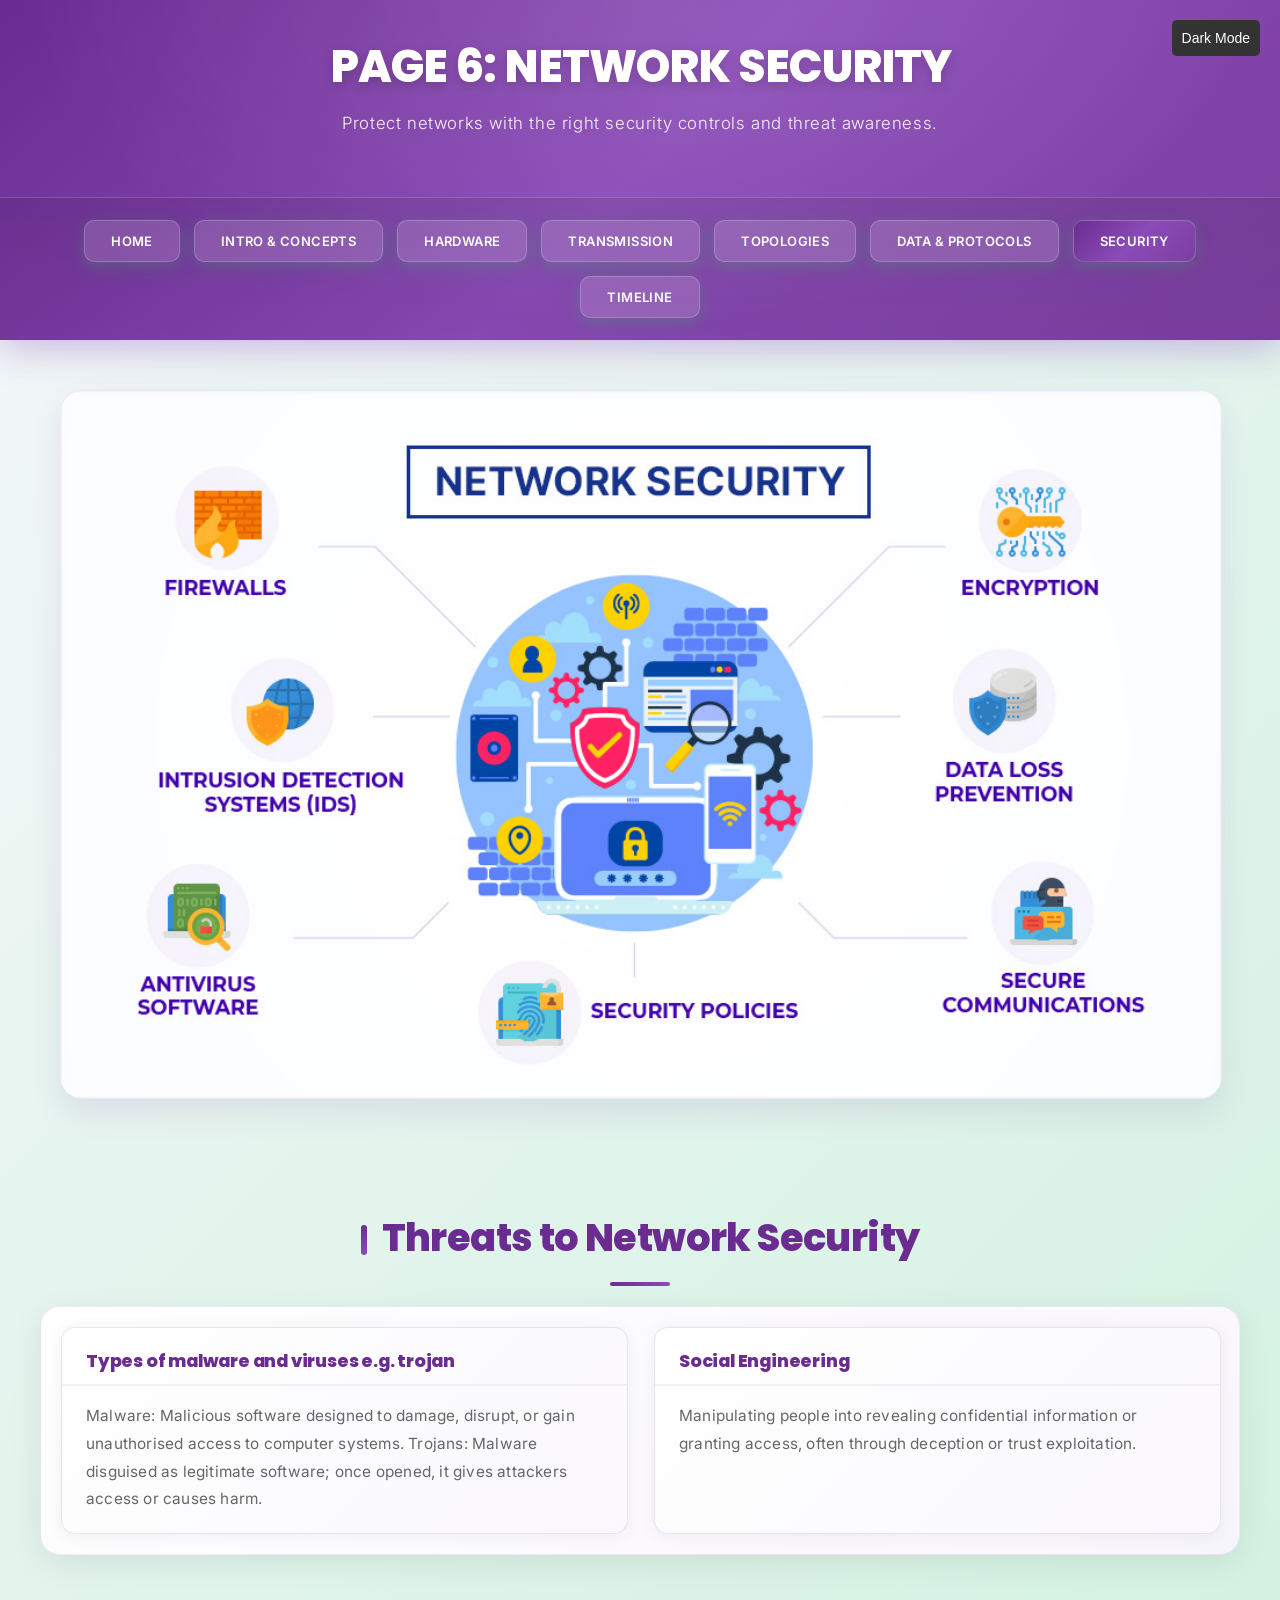
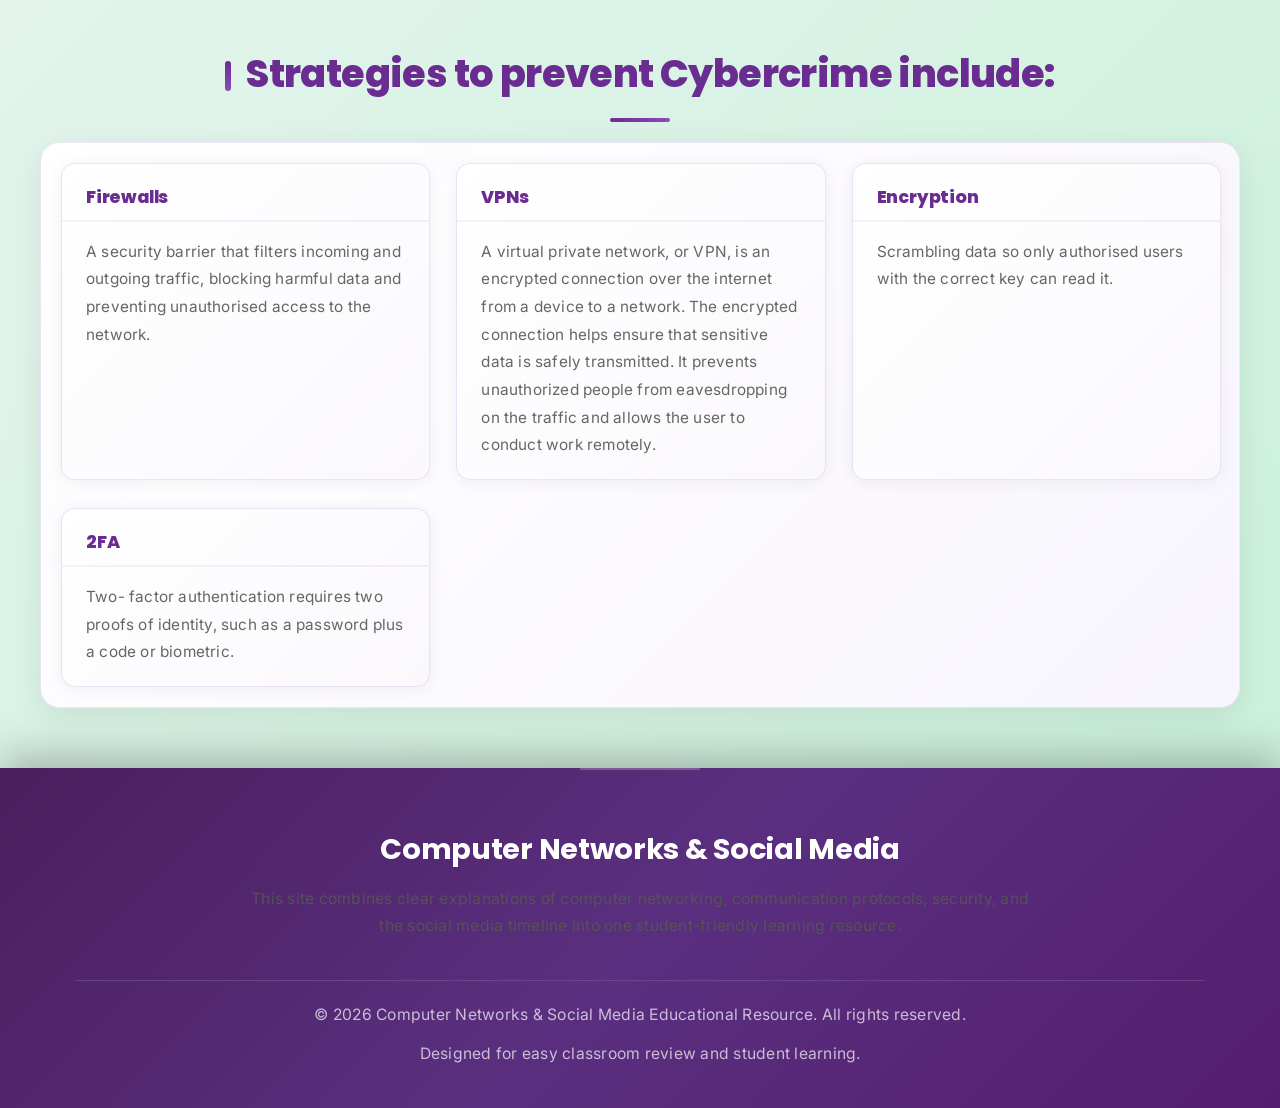
<file: page6.html>
<!DOCTYPE html>
<html lang="en">
<!-- FILE COMMENTS: page6.html - Content page covering a specific networking topic with glossary and navigation links. -->
<head>
    <!-- Page metadata and stylesheet link for page layout and theme -->
    <title>NETWORK SECURITY</title>
    <link rel="stylesheet" href="style.css">
</head>
<body>
    <!-- Site header includes branding, navigation, and a theme toggle button -->
    <header class="site-header">
        <div class="site-branding">
            <h1>PAGE 6: NETWORK SECURITY</h1>
            <p class="subtitle">Protect networks with the right security controls and threat awareness.</p>
        </div>
        <div class="page-image">
            
        </div>
                <!-- Navigation menu for moving across topic pages -->
        <nav>
            <a href="index.html">HOME</a>
            <a href="page1.html">INTRO & CONCEPTS</a>
            <a href="page2.html">HARDWARE</a>
            <a href="page3.html">TRANSMISSION</a>
            <a href="page4.html">TOPOLOGIES</a>
            <a href="page5.html">DATA & PROTOCOLS</a>
            <a href="page6.html" class="active">SECURITY</a>
            <a href="page7.html">TIMELINE</a>
        </nav>

                <!-- Button toggles dark mode and stores preference in localStorage -->
        <button id="dark-mode-toggle" style="position: fixed; top: 20px; right: 20px; z-index: 1001; padding: 10px; background: #333; color: white; border: none; border-radius: 5px; cursor: pointer;">Dark Mode</button>
    </header>

        <!-- JavaScript handles dark mode, sticky navigation, and page load behavior -->
    <script>
        window.addEventListener('scroll', function() {
            const nav = document.querySelector('nav');
            const header = document.querySelector('.site-header');
            const body = document.body;
            const headerHeight = header.offsetHeight;
            
            if (window.pageYOffset > headerHeight - 80) {
                nav.classList.add('sticky-nav');
                body.classList.add('nav-sticky');
            } else {
                nav.classList.remove('sticky-nav');
                body.classList.remove('nav-sticky');
            }
        });

        document.addEventListener('DOMContentLoaded', function() {
            const isDarkMode = localStorage.getItem('darkMode') === 'true';
            if (isDarkMode) {
                document.body.classList.add('dark-mode');
                document.getElementById('dark-mode-toggle').textContent = 'Light Mode';
            }
        });

        document.getElementById('dark-mode-toggle').addEventListener('click', function() {
            document.body.classList.toggle('dark-mode');
            const button = document.getElementById('dark-mode-toggle');
            const isDark = document.body.classList.contains('dark-mode');
            button.textContent = isDark ? 'Light Mode' : 'Dark Mode';
            localStorage.setItem('darkMode', isDark);
        });
    </script>
        <!-- Icon or illustration representing the current page theme -->
    <div class="page-icon">
        <img src="Network-Security.jpg" alt="Security icon">
    </div>
    <h2>Threats to Network Security</h2>
        <!-- Glossary grid presents term definitions and helpful explanations -->
    <div class="glossary-grid">
        <dl class="glossary-item">
            <dt>Types of malware and viruses e.g. trojan</dt>
            <dd>Malware: Malicious software designed to damage, disrupt, or gain unauthorised access to computer systems. Trojans: Malware disguised as legitimate software; once opened, it gives attackers access or causes harm.</dd>
        </dl>
        
        <dl class="glossary-item">
            <dt>Social Engineering</dt>
            <dd>Manipulating people into revealing confidential information or granting access, often through deception or trust exploitation.</dd>
        </dl>
    </div>
    
    <h2>Strategies to prevent Cybercrime include:</h2>
    <div class="glossary-grid">
        <dl class="glossary-item">
            <dt>Firewalls</dt>
            <dd>A security barrier that filters incoming and outgoing traffic, blocking harmful data and preventing unauthorised access to the network.</dd>
        </dl>
        
        <dl class="glossary-item">
            <dt>VPNs</dt>
            <dd>A virtual private network, or VPN, is an encrypted connection over the internet from a device to a network. The encrypted connection helps ensure that sensitive data is safely transmitted. It prevents unauthorized people from eavesdropping on the traffic and allows the user to conduct work remotely.</dd>
        </dl>
        
        <dl class="glossary-item">
            <dt>Encryption</dt>
            <dd>Scrambling data so only authorised users with the correct key can read it.</dd>
        </dl>
        
        <dl class="glossary-item">
            <dt>2FA</dt>
            <dd>Two- factor authentication requires two proofs of identity, such as a password plus a code or biometric.</dd>
        </dl>
    </div>
            <!-- Footer section contains site credits, copyright, and additional links -->
        <footer class="site-footer">
        <div class="footer-content">
            <div class="footer-brand">
                <h3>Computer Networks & Social Media</h3>
                <p>This site combines clear explanations of computer networking, communication protocols, security, and the social media timeline into one student-friendly learning resource.</p>
            </div>
            <div class="footer-links">
                <div class="footer-column">
                    <h4>Quick links</h4>
                    <a href="index.html">Home</a>
                    <a href="page1.html">Network Basics</a>
                    <a href="page2.html">Transmission</a>
                </div>
                <div class="footer-column">
                    <h4>Explore</h4>
                    <a href="page3.html">Security</a>
                    <a href="page4.html">Hardware</a>
                    <a href="page7.html">Timeline</a>
                </div>
                <div class="footer-column">
                    <h4>Contact</h4>
                    <p>Created by Arshith Varanasi and Rishi Khakurel.</p>
                    <p><a href="mailto:info@example.com">info@example.com</a></p>
                </div>
            </div>
        </div>
        <div class="footer-bottom">
            <p class="footer-note">&copy; 2026 Computer Networks & Social Media Educational Resource. All rights reserved.</p>
            <p class="footer-note">Designed for easy classroom review and student learning.</p>
        </div>
    </footer>
</body>
</html>
</file>
<file: style.css>
/* style.css - Global styling, theme variables, responsive layout, cards, footer, and timeline styles */
@import url('https://fonts.googleapis.com/css2?family=Poppins:wght@300;400;500;600;700;800&family=Inter:wght@300;400;500;600&display=swap');

/* Root CSS variables for the light theme, colors, and reusable design values */
:root {
  --bg-body: linear-gradient(135deg, #f5f7fa 0%, #c7f0d8 100%);
  --color-body: #2c3e50;
  --bg-header: linear-gradient(135deg, #6b2c91 0%, #8b4bb8 50%, #7c3fa0 100%);
  --bg-footer: linear-gradient(135deg, #4a1f5f 0%, #5a2f7f 50%, #541e6f 100%);
  --color-nav: white;
  --bg-nav-a: rgba(255, 255, 255, 0.15);
  --bg-a: linear-gradient(135deg, #3aafa9 0%, #2b7a 100%);
  --color-a: white;
  --color-h2: #6b2c91;
  --bg-glossary: linear-gradient(135deg, rgba(255, 255, 255, 0.99) 0%, rgba(248, 245, 252, 0.98) 100%);
  --bg-glossary-item: linear-gradient(135deg, #ffffff 0%, #faf8fc 100%);
  --color-dt: #6b2c91;
  --color-dd: #666;
  --bg-white: #ffffff;
  --color-purple: #6b2c91;
  --color-gray: #666;
  --color-p: #555;
  --border-color: rgba(139, 75, 184, 0.12);
  --shadow-color: rgba(0, 0, 0, 0.08);
  --footer-color: white;
  --footer-link-color: rgba(255, 255, 255, 0.88);
  --gradient-purple: linear-gradient(90deg, #9c27b0, #6b2c91);
  --nav-before-bg: rgba(255, 255, 255, 0.1);
  --nav-hover-bg: rgba(255, 255, 255, 0.25);
  --nav-hover-border: rgba(255, 255, 255, 0.5);
  --timeline-line: #8b4bb8;
  --timeline-bg: white;
  --timeline-border: #8b4bb8;
  --timeline-shadow: rgba(0,0,0,0.3);
  --timeline-hover-shadow: rgba(58, 175, 169, 0.2);
  --page-card-bg: linear-gradient(135deg, #ffffff 0%, #f8f5fc 50%, #f3f0f8 100%);
  --page-card-border: rgba(139, 75, 184, 0.15);
  --page-card-shadow: rgba(0, 0, 0, 0.08);
  --page-card-icon-bg: linear-gradient(135deg, #6b2c91 0%, #8b4bb8 100%);
  --page-card-link-bg: linear-gradient(135deg, #6b2c91 0%, #8b4bb8 100%);
  --page-card-link-hover-bg: linear-gradient(135deg, #8b4bb8 0%, #6b2c91 100%);
  --intro-card-bg: linear-gradient(135deg, #ffffff 0%, #f8f5fc 50%, #f3f0f8 100%);
  --intro-card-border: #9c27b0;
  --intro-card-hover-border: #7b1fa2;
  --about-section-bg: linear-gradient(135deg, rgba(255, 255, 255, 0.95) 0%, rgba(248, 245, 252, 0.92) 100%);
  --about-section-border: rgba(139, 75, 184, 0.15);
}

/* Dark mode overrides set when the site is in dark theme mode */
.dark-mode {
  --bg-body: #000000;
  --color-body: #ffffff;
  --bg-header: #000000;
  --bg-footer: #000000;
  --color-nav: #ffffff;
  --bg-nav-a: rgba(255, 255, 255, 0.1);
  --bg-a: #000000;
  --color-a: #ffffff;
  --color-h2: #ffffff;
  --bg-glossary: #000000;
  --bg-glossary-item: #1a1a1a;
  --color-dt: #ffffff;
  --color-dd: #e0e0e0;
  --bg-white: #000000;
  --color-purple: #ffffff;
  --color-gray: #e0e0e0;
  --color-p: #e0e0e0;
  --border-color: rgba(255, 255, 255, 0.2);
  --shadow-color: rgba(255, 255, 255, 0.1);
  --footer-color: #ffffff;
  --footer-link-color: #e0e0e0;
  --gradient-purple: linear-gradient(90deg, #ffffff, #ffffff);
  --nav-before-bg: rgba(255, 255, 255, 0.15);
  --nav-hover-bg: rgba(255, 255, 255, 0.2);
  --nav-hover-border: rgba(255, 255, 255, 0.4);
  --timeline-line: #ffffff;
  --timeline-bg: #1a1a1a;
  --timeline-border: #ffffff;
  --timeline-shadow: rgba(255, 255, 255, 0.15);
  --timeline-hover-shadow: rgba(255, 255, 255, 0.25);
  --page-card-bg: #1a1a1a;
  --page-card-border: rgba(255, 255, 255, 0.2);
  --page-card-shadow: rgba(255, 255, 255, 0.1);
  --page-card-icon-bg: #ffffff;
  --page-card-link-bg: #ffffff;
  --page-card-link-hover-bg: #e0e0e0;
  --intro-card-bg: #1a1a1a;
  --intro-card-border: #ffffff;
  --intro-card-hover-border: #e0e0e0;
  --about-section-bg: #1a1a1a;
  --about-section-border: rgba(255, 255, 255, 0.2);
}

/* Styles for the dark mode toggle button, fixed on screen */
#dark-mode-toggle {
    position: fixed;
    top: 20px;
    right: 20px;
    z-index: 1001;
    padding: 10px 15px;
    background: #333;
    color: white;
    border: none;
    border-radius: 5px;
    cursor: pointer;
    font-size: 14px;
    transition: background 0.3s ease, top 0.3s ease;
}

/* Adjust dark mode toggle placement when the navigation becomes sticky */
body.nav-sticky #dark-mode-toggle {
    top: 88px !important;
}

#dark-mode-toggle:hover {
    background: #555;
}

.dark-mode #dark-mode-toggle {
    background: #ffffff;
    color: #000000;
}

.dark-mode #dark-mode-toggle:hover {
    background: #e0e0e0;
}

/* Dark Mode Hover Styles */
.dark-mode .glossary-item:hover dt {
    color: #e0e0e0;
}

.dark-mode .intro-card:hover h3 {
    color: #e0e0e0;
}

.dark-mode .intro-card h3 {
    color: #ffffff;
}

.dark-mode .intro-card p {
    color: #e0e0e0;
}

.dark-mode .intro-card .highlight {
    color: #ffffff;
}

.dark-mode .page-card h3 {
    color: #ffffff;
}

.dark-mode .page-card:hover h3 {
    color: #e0e0e0;
}

.dark-mode .page-card p {
    color: #e0e0e0;
}

.dark-mode .page-card .card-icon {
    background: #ffffff;
}

.dark-mode .page-card .card-icon img {
    filter: brightness(0) invert(0);
}

.dark-mode /* CTA button styles inside page cards */
.card-link {
    color: #000000;
}

.dark-mode .card-link:hover {
    color: #000000;
}

.dark-mode .glossary-grid:hover {
    border-color: #ffffff;
}

.dark-mode .glossary-item:hover {
    border-color: #ffffff;
}

.dark-mode .glossary-item dd {
    color: #e0e0e0;
}

.dark-mode .about-section /* Heading level 2 styles for section headings */
h2 {
    color: #ffffff;
}

.dark-mode .about-section p {
    color: #e0e0e0;
}

.dark-mode .intro-section h2 {
    color: #ffffff;
}

.dark-mode .intro-section p {
    color: #e0e0e0;
}

.dark-mode body > h2 {
    color: #ffffff;
}

.dark-mode body > h2::before {
    background: linear-gradient(180deg, #ffffff, #ffffff);
}

.dark-mode body > h2::after {
    background: linear-gradient(90deg, #ffffff, #ffffff);
}

.dark-mode .content h2 {
    color: #ffffff;
}

.dark-mode .content p {
    color: #e0e0e0;
}

.dark-mode dt {
    color: #ffffff;
}

.dark-mode dd {
    color: #e0e0e0;
}

.dark-mode #dark-mode-toggle:hover {
    background: #e0e0e0;
}

/* Global HTML element styles for smooth scrolling and overflow control */
html {
    overflow-x: hidden;
    scroll-behavior: smooth;
}

/* Body styles define base typography, background, animation, and color transitions */
body {
    font-family: 'Inter', sans-serif;
    margin: 0;
    padding: 0;
    background: var(--bg-body);
    min-height: 100vh;
    width: 100%;
    box-sizing: border-box;
    overflow-x: hidden;
    color: var(--color-body);
    animation: fadeIn 0.4s ease-in;
    transition: background 0.5s ease, color 0.5s ease;
}

body > *:not(.site-header):not(.site-footer) {
    margin: 30px auto 0;
    max-width: 1200px;
    padding: 20px;
    box-sizing: border-box;
    transition: margin-top 0.3s ease;
}

body.nav-sticky > *:not(.site-header):not(.site-footer) {
    margin: 80px auto 0;
}

/* Header bar styles including background, shadows, and positioning */
.site-header {
    background: var(--bg-header);
    width: 100%;
    padding: 0;
    margin: 0;
    box-shadow: 0 8px 32px rgba(139, 75, 184, 0.3), 0 0 60px rgba(139, 75, 184, 0.1);
    box-sizing: border-box;
    transition: all 0.3s ease;
    animation: slideDown 0.35s ease-out;
    position: relative;
}

.site-header::after {
    content: '';
    position: absolute;
    top: 0;
    left: 0;
    right: 0;
    bottom: 0;
    background: radial-gradient(ellipse at 50% 0%, rgba(255, 255, 255, 0.1) 0%, transparent 70%);
    pointer-events: none;
}

/* Footer container styling with background, padding, and text alignment */
.site-footer {
    position: relative;
    background: var(--bg-footer);
    width: 100%;
    padding: 60px 25px 40px;
    margin: 0;
    color: var(--footer-color);
    text-align: center;
    box-shadow: 0 -12px 40px rgba(0, 0, 0, 0.25);
    box-sizing: border-box;
    margin-top: 60px;
    animation: slideUp 0.35s ease-out 0.05s both;
    overflow: hidden;
    transition: background 0.5s ease, color 0.5s ease;
}

/* Decorative footer top line accent */
.site-footer::before {
    content: '';
    position: absolute;
    top: 0;
    left: 50%;
    transform: translateX(-50%);
    width: 120px;
    height: 2px;
    background: rgba(255, 255, 255, 0.22);
    border-radius: 999px;
}

.site-footer .footer-content {
    max-width: 1100px;
    margin: 0 auto;
    padding: 0 15px;
    display: flex;
    flex-direction: column;
    align-items: center;
    gap: 20px;
}

.site-footer .footer-brand {
    display: grid;
    gap: 14px;
    text-align: center;
}

.site-footer h3 {
    margin: 0;
    font-size: 1.8rem;
    font-weight: 700;
    letter-spacing: -0.3px;
}

.site-footer p {
    margin: 0;
    font-size: 0.98rem;
    line-height: 1.75;
    letter-spacing: 0.25px;
    font-weight: 400;
    opacity: 0.92;
}

.site-footer .footer-links {
    display: none;
}

.site-footer .footer-column h4 {
    margin: 0 0 12px 0;
    font-size: 1rem;
    font-weight: 700;
    letter-spacing: 0.2px;
    text-transform: uppercase;
    opacity: 0.9;
}

.site-footer .footer-column a,
.site-footer .footer-column p {
    display: block;
    color: var(--footer-link-color);
    text-decoration: none;
    margin-bottom: 12px;
    font-size: 0.95rem;
    line-height: 1.7;
    transition: color 0.5s ease;
}

.site-footer .footer-column a:hover {
    color: #ffffff;
}

.site-footer .footer-bottom {
    margin: 40px auto 0;
    max-width: 1100px;
    padding: 20px 15px 0;
    border-top: 1px solid rgba(255, 255, 255, 0.12);
    display: flex;
    flex-wrap: wrap;
    justify-content: center;
    gap: 12px;
    text-align: center;
}

.footer-note {
    color: rgba(255, 255, 255, 0.75);
    font-size: 0.88rem;
    margin: 0;
}

@media screen and (max-width: 860px) {
    .site-footer .footer-content {
        flex-direction: column;
    }
}

@media screen and (max-width: 640px) {
    .site-footer {
        padding: 50px 20px 30px;
    }

    .site-footer .footer-bottom {
        flex-direction: column;
        align-items: center;
    }
}

/* Animation used for subtle entrance effects on navigation links */
@keyframes slideFadeIn {
  from {
    opacity: 0;
    transform: translateY(20px);
  }
  to {
    opacity: 1;
    transform: translateY(0);
  }
}

/* Navigation link styling for menu items */
nav /* Default link/button style used across page cards and buttons */
a {
    animation: slideFadeIn 0.8s ease-out forwards;
    text-decoration: none;
    padding: 12px 26px;
    border: none;
    border-radius: 10px;
    background: var(--bg-nav-a);
    color: var(--color-nav);
    text-align: center;
    font-size: 13px;
    font-weight: 600;
    margin: 0;
    display: inline-block;
    transition: all 0.4s cubic-bezier(0.34, 1.56, 0.64, 1);
    white-space: nowrap;
    letter-spacing: 0.4px;
    border: 1.5px solid rgba(255, 255, 255, 0.2);
    position: relative;
    overflow: hidden;
}


nav a::before {
    content: '';
    position: absolute;
    top: 0;
    left: -100%;
    width: 100%;
    height: 100%;
    background: var(--nav-before-bg);
    transition: left 0.4s ease;
    z-index: -1;
}

nav a:hover::before {
    left: 0;
}

nav a:hover {
    background: var(--nav-hover-bg);
    transform: translateY(-3px);
    box-shadow: 0 6px 16px rgba(0, 0, 0, 0.2), 0 0 20px rgba(255, 255, 255, 0.15);
    border-color: var(--nav-hover-border);
}

a {
    text-decoration: none;
    padding: 15px 25px;
    border: none;
    border-radius: 25px;
    background: var(--bg-a);
    color: var(--color-a);
    text-align: center;
    font-size: 18px;
    font-weight: 500;
    margin: 10px;
    display: inline-block;
    transition: all 0.3s ease;
    box-shadow: 0 4px 15px rgba(39, 174, 96, 0.3);
}

/* Navigation bar container styling and layout */
nav {
    background: linear-gradient(180deg, rgba(0, 0, 0, 0.08) 0%, rgba(0, 0, 0, 0.04) 100%);
    padding: 22px 25px;
    display: flex;
    justify-content: center;
    flex-wrap: wrap;
    gap: 14px;
    max-width: 100%;
    margin: 0;
    box-sizing: border-box;
    border-top: 1px solid rgba(255, 255, 255, 0.15);
    transition: all 0.3s ease;
}
nav a.active {
     background: var(--bg-header);
}

nav.sticky-nav {
    position: fixed;
    top: 0;
    left: 0;
    right: 0;
    background: var(--bg-header);
    box-shadow: 0 4px 20px rgba(0, 0, 0, 0.15);
    z-index: 1000;
}



a:not(nav a):hover {
    transform: translateY(-4px);
    box-shadow: 0 12px 28px rgba(39, 174, 96, 0.6);
}

/* Heading level 1 styles for main page titles */
h1 {
    font-family: 'Poppins', sans-serif;
    font-weight: 800;
    text-shadow: 2px 2px 8px rgba(0, 0, 0, 0.1);
}

h2 {
    font-family: 'Poppins', sans-serif;
    font-weight: 800;
    color: var(--color-h2);
    letter-spacing: -0.4px;
    transition: color 0.5s ease;
}

h3 {
    font-family: 'Poppins', sans-serif;
    font-weight: 700;
}

/* Layout for glossary item grid sections */
.glossary-grid {
    display: grid;
    grid-template-columns: repeat(auto-fit, minmax(340px, 1fr));
    gap: 28px;
    padding: 50px 30px;
    justify-items: start;
    background: var(--bg-glossary);
    border: 1px solid var(--border-color);
    border-radius: 20px;
    margin: 0 auto 50px;
    box-shadow: inset 0 1px 3px rgba(255, 255, 255, 0.5), 0 8px 32px var(--shadow-color);
    animation: slideUp 0.5s ease-out 0.15s both;
    transition: background 0.5s ease, border-color 0.5s ease, box-shadow 0.5s ease;
}
.glossary-grid:hover {
    transform: translateY(-8px);
    box-shadow: 0 16px 40px rgba(139, 75, 184, 0.22);
    border-color: var(--color-purple);
    background: var(--bg-glossary);
}

.dark-mode .glossary-grid:hover {
    box-shadow: 0 16px 40px rgba(255, 255, 255, 0.2);
}

/* Individual glossary card styling and hover effects */
.glossary-item {
    width: 100%;
    border: 1px solid rgba(139, 75, 184, 0.15);
    border-radius: 14px;
    background: var(--bg-glossary-item);
    box-shadow: 0 2px 16px rgba(0, 0, 0, 0.06);
    transition: all 0.5s cubic-bezier(0.34, 1.56, 0.64, 1);
    cursor: pointer;
    margin: 0;
    overflow: hidden;
    position: relative;
    animation: scaleIn 0.35s ease-out;
}

.dark-mode .glossary-item {
    border: 1px solid rgba(255, 255, 255, 0.2);
}

.glossary-item::before {
    content: '';
    position: absolute;
    top: 0;
    left: 0;
    right: 0;
    height: 3px;
    background: var(--gradient-purple);
    transform: scaleX(0);
    transform-origin: left;
    transition: transform 0.5s cubic-bezier(0.34, 1.56, 0.64, 1);
    z-index: 1;
}

.glossary-item:hover::before {
    transform: scaleX(1);
}

.glossary-item:hover {
    transform: translateY(-8px);
    box-shadow: 0 16px 40px rgba(139, 75, 184, 0.22);
    border-color: var(--color-purple);
    background: var(--bg-glossary-item);
}

.dark-mode .glossary-item:hover {
    box-shadow: 0 16px 40px rgba(255, 255, 255, 0.2);
    border-color: rgba(255, 255, 255, 0.5);
}

.glossary-item dt {
    color: var(--color-dt);
    font-weight: 800;
    padding: 20px 24px 10px 24px;
    margin: 0;
    display: block;
    font-family: 'Poppins', sans-serif;
    font-size: 1.1em;
    letter-spacing: -0.2px;
    border-bottom: 2px solid rgba(139, 75, 184, 0.08);
    transition: all 0.3s ease;
}

.dark-mode .glossary-item dt {
    color: #ffffff !important;
    border-bottom: 2px solid rgba(255, 255, 255, 0.1) !important;
}

.glossary-item:hover dt {
    color: #7b1fa2;
}

.dark-mode .glossary-item:hover dt {
    color: #e0e0e0;
}

.glossary-item dd {
    padding: 16px 24px 20px 24px;
    margin: 0;
    color: var(--color-dd);
    display: block;
    line-height: 1.8;
    font-size: 0.96em;
    font-weight: 400;
    letter-spacing: 0.2px;
}

.dark-mode .glossary-item dd {
    color: #ffffff;
}

dt {
    color: var(--color-dt);
    font-weight: 800;
    padding: 15px 20px 5px 20px;
    font-family: 'Poppins', sans-serif;
    margin: 0;
    display: block;
    font-size: 1.08em;
    letter-spacing: -0.2px;
}

.dark-mode dt {
    color: #ffffff;
}

dd {
    padding: 8px 20px 15px 20px;
    margin: 0;
    color: #666;
    display: block;
    line-height: 1.8;
    font-weight: 400;
    letter-spacing: 0.2px;
}

.dark-mode dd {
    color: #ffffff;
}

/* Grid layout for introductory concept cards */
.intro-cards {
    display: grid;
    grid-template-columns: repeat(auto-fit, minmax(320px, 1fr));
    gap: 28px;
    padding: 50px 0;
    margin-bottom: 40px;
    animation: slideUp 0.5s ease-out 0.1s both;
}

/* Styling for each intro card with hover effects and gradient accents */
.intro-card {
    background: var(--intro-card-bg);
    border-left: 6px solid var(--intro-card-border);
    border-radius: 16px;
    padding: 35px;
    box-shadow: 0 8px 24px rgba(0, 0, 0, 0.08), 0 0 1px rgba(0, 0, 0, 0.05);
    transition: all 0.5s cubic-bezier(0.34, 1.56, 0.64, 1);
    position: relative;
    overflow: hidden;
    animation: scaleIn 0.35s ease-out;
}

.intro-card::before {
    content: '';
    position: absolute;
    top: 0;
    left: 0;
    right: 0;
    bottom: 0;
    background: linear-gradient(135deg, rgba(156, 39, 176, 0.15) 0%, transparent 100%);
    opacity: 0;
    transition: opacity 0.4s ease;
    z-index: 0;
}

.dark-mode .intro-card::before {
    background: linear-gradient(135deg, rgba(255, 255, 255, 0.1) 0%, transparent 100%);
}

.intro-card::after {
    content: '';
    position: absolute;
    top: -50%;
    right: -50%;
    width: 300px;
    height: 300px;
    background: radial-gradient(circle, rgba(156, 39, 176, 0.1) 0%, transparent 70%);
    opacity: 0;
    transition: all 0.6s ease;
    z-index: 0;
}

.dark-mode .intro-card::after {
    background: radial-gradient(circle, rgba(255, 255, 255, 0.08) 0%, transparent 70%);
}

.intro-card:hover {
    transform: translateY(-12px);
    box-shadow: 0 20px 40px rgba(156, 39, 176, 0.2), 0 0 40px rgba(156, 39, 176, 0.1);
    border-left-color: #7b1fa2;
}

.dark-mode .intro-card:hover {
    box-shadow: 0 20px 40px rgba(255, 255, 255, 0.2), 0 0 40px rgba(255, 255, 255, 0.1);
    border-left-color: #e0e0e0;
}

.intro-card:hover::before {
    opacity: 1;
}

.intro-card:hover::after {
    opacity: 1;
    transform: translate(-50%, -50%);
}

.intro-card h3 {
    color: #9c27b0;
    font-size: 1.5em;
    font-weight: 700;
    margin: 0 0 16px 0;
    font-family: 'Poppins', sans-serif;
    letter-spacing: -0.3px;
    position: relative;
    z-index: 1;
    transition: color 0.3s ease;
}

.intro-card:hover h3 {
    color: #7b1fa2;
}

.dark-mode .intro-card h3 {
    color: #ffffff;
}

.dark-mode .intro-card:hover h3 {
    color: #e0e0e0;
}

.intro-card p {
    color: #555;
    line-height: 1.85;
    margin: 0;
    font-size: 0.98em;
    font-weight: 400;
    position: relative;
    z-index: 1;
    letter-spacing: 0.2px;
}

.intro-card .highlight {
    color: #9c27b0;
    font-weight: 600;
}

.site-branding {
    text-align: center;
    padding: 40px 25px;
    max-width: 1200px;
    margin: 0 auto;
    animation: slideDown 0.4s ease-out;
}

.page-image {
    max-width: 900px;
    margin: 0 auto 20px;
    padding: 0 20px;
}

.page-image img {
    width: 100%;
    display: block;
    border-radius: 26px;
    box-shadow: 0 18px 40px rgba(107, 44, 145, 0.12);
    border: 1px solid rgba(139, 75, 184, 0.14);
}

.dark-mode .page-image img {
    box-shadow: 0 18px 40px rgba(255, 255, 255, 0.1);
    border: 1px solid rgba(255, 255, 255, 0.15);
}

/* Styles for page icon image containers */
.page-icon {
    max-width: 260px;
    margin: 18px auto 32px;
    padding: 0 20px;
}

.page-icon img {
    width: 100%;
    display: block;
    border-radius: 22px;
    box-shadow: 0 14px 30px rgba(107, 44, 145, 0.1);
    border: 1px solid rgba(139, 75, 184, 0.12);
    background: white;
}

.dark-mode .page-icon img {
    box-shadow: 0 14px 30px rgba(255, 255, 255, 0.1);
    border: 1px solid rgba(255, 255, 255, 0.15);
    background: #1a1a1a;
}

.site-branding h1 {
    color: white;
    font-size: 2.8em;
    margin: 0;
    padding: 0;
    font-family: 'Poppins', sans-serif;
    font-weight: 800;
    letter-spacing: -1px;
    text-shadow: 0 4px 12px rgba(0, 0, 0, 0.2);
    line-height: 1.2;
}

.site-branding p {
    margin: 16px auto 0;
    color: rgba(255, 255, 255, 0.95);
    font-size: 1.05rem;
    max-width: 800px;
    font-weight: 300;
    letter-spacing: 0.6px;
    line-height: 1.6;
}

body > h2,
body > .glossary-grid,
body > .intro-cards,
body > p:first-of-type,
body > /* Timeline container styles for the history page */
.timeline {
    margin: 0 auto !important;
    max-width: 1200px;
    box-sizing: border-box;
}

body > h2 {
    text-align: center;
    font-size: 2.4rem;
    padding: 60px 25px 35px;
    color: #6b2c91;
    font-weight: 800;
    margin-top: 70px !important;
    letter-spacing: -0.6px;
    animation: slideUp 0.4s ease-out 0.05s both;
    position: relative;
}

.dark-mode body > h2 {
    color: #ffffff;
}

body > h2::before {
    content: '';
    display: inline-block;
    width: 6px;
    height: 30px;
    background: linear-gradient(180deg, #6b2c91, #8b4bb8);
    border-radius: 3px;
    margin-right: 15px;
    vertical-align: middle;
}

body > h2::after {
    content: '';
    display: block;
    width: 60px;
    height: 4px;
    background: linear-gradient(90deg, #6b2c91, #8b4bb8);
    border-radius: 2px;
    margin: 16px auto 0;
}

body > .glossary-grid {
    margin-bottom: 40px !important;
}   

p {
    max-width: 800px;
    margin: 0 auto 30px;
    line-height: 1.8;
    font-size: 15px;
    color: var(--color-p);
    transition: color 0.5s ease;
}


.intro-section {
    max-width: 900px;
    margin: 60px auto 50px;
    padding: 0 25px;
    text-align: center;
    animation: slideUp 0.5s ease-out 0.1s both;
}

.intro-section h2 {
    font-size: 2.2rem;
    margin-bottom: 20px;
    color: #6b2c91;
    transition: color 0.5s ease;
}

.dark-mode .intro-section h2 {
    color: #ffffff;
}

.intro-section p {
    font-size: 1.05rem;
    line-height: 1.85;
    color: var(--color-p);
    margin-bottom: 18px;
    max-width: 100%;
    transition: color 0.5s ease;
}

.pages-grid {
    display: grid;
    grid-template-columns: repeat(auto-fit, minmax(300px, 1fr));
    gap: 32px;
    padding: 80px 25px 60px;
    max-width: 1200px;
    margin: 0 auto;
    animation: slideUp 0.5s ease-out 0.2s both;
}

.pages-grid h2 {
    grid-column: 1 / -1;
    text-align: center;
    font-size: 2.2rem;
    margin: 0 0 30px 0;
    color: #6b2c91;
}

.dark-mode .pages-grid h2 {
    color: #ffffff;
}

/* Card styles for module links on the home page */
.page-card {
    background: var(--page-card-bg);
    border: 1px solid var(--page-card-border);
    border-radius: 20px;
    padding: 40px 30px;
    box-shadow: 0 8px 24px var(--page-card-shadow), 0 0 1px rgba(0, 0, 0, 0.05);
    transition: all 0.5s cubic-bezier(0.34, 1.56, 0.64, 1);
    position: relative;
    overflow: hidden;
    display: flex;
    flex-direction: column;
    animation: scaleIn 0.35s ease-out;
}

.page-card::before {
    content: '';
    position: absolute;
    top: 0;
    left: 0;
    right: 0;
    bottom: 0;
    background: linear-gradient(135deg, rgba(156, 39, 176, 0.1) 0%, transparent 100%);
    opacity: 0;
    transition: opacity 0.4s ease;
    z-index: 0;
}

.dark-mode .page-card::before {
    background: linear-gradient(135deg, rgba(255, 255, 255, 0.08) 0%, transparent 100%);
}

.page-card:hover {
    transform: translateY(-14px);
    box-shadow: 0 24px 48px rgba(156, 39, 176, 0.22);
    border-color: #8b4bb8;
}

.dark-mode .page-card:hover {
    box-shadow: 0 24px 48px rgba(255, 255, 255, 0.22);
    border-color: rgba(255, 255, 255, 0.5);
}

.page-card:hover::before {
    opacity: 1;
}

.card-icon {
    width: 100px;
    height: 100px;
    margin: 0 auto 24px;
    background: var(--page-card-icon-bg);
    border-radius: 18px;
    display: flex;
    align-items: center;
    justify-content: center;
    box-shadow: 0 8px 20px rgba(107, 44, 145, 0.2);
    transition: all 0.4s ease;
    position: relative;
    z-index: 1;
}

.dark-mode .card-icon {
    box-shadow: 0 8px 20px rgba(255, 255, 255, 0.15);
}

.page-card:hover .card-icon {
    transform: scale(1.1) rotate(5deg);
    box-shadow: 0 12px 32px rgba(107, 44, 145, 0.35);
}

.dark-mode .page-card:hover .card-icon {
    box-shadow: 0 12px 32px rgba(255, 255, 255, 0.25);
}

.card-icon img {
    width: 70%;
    height: 70%;
    object-fit: contain;
    filter: brightness(0) invert(1);
}

.page-card h3 {
    color: #6b2c91;
    font-size: 1.6em;
    font-weight: 700;
    margin: 0 0 16px 0;
    font-family: 'Poppins', sans-serif;
    letter-spacing: -0.3px;
    position: relative;
    z-index: 1;
    transition: color 0.3s ease;
}

.page-card:hover h3 {
    color: #8b4bb8;
}

.dark-mode .page-card h3 {
    color: #ffffff;
}

.dark-mode .page-card:hover h3 {
    color: #e0e0e0;
}

.page-card p {
    color: #666;
    line-height: 1.8;
    margin: 0 0 24px 0;
    font-size: 0.98em;
    font-weight: 400;
    position: relative;
    z-index: 1;
    letter-spacing: 0.2px;
    flex-grow: 1;
    max-width: 100%;
}

.card-link {
    background: var(--page-card-link-bg);
    color: white;
    text-decoration: none;
    padding: 12px 24px;
    border-radius: 10px;
    font-weight: 600;
    font-size: 0.95rem;
    text-align: center;
    transition: all 0.3s cubic-bezier(0.34, 1.56, 0.64, 1);
    border: none;
    box-shadow: 0 6px 16px rgba(107, 44, 145, 0.25);
    position: relative;
    z-index: 1;
    display: inline-block;
    width: 100%;
    box-sizing: border-box;
}

.dark-mode .card-link {
    box-shadow: 0 6px 16px rgba(255, 255, 255, 0.15);
}

.card-link:hover {
    background: var(--page-card-link-hover-bg);
    transform: translateY(-3px);
    box-shadow: 0 12px 28px rgba(107, 44, 145, 0.4);
}

.dark-mode .card-link:hover {
    box-shadow: 0 12px 28px rgba(255, 255, 255, 0.25);
}

/* About section styling box with background and border */
.about-section {
    max-width: 900px;
    margin: 80px auto 60px;
    padding: 60px 25px;
    background: var(--about-section-bg);
    border: 1px solid var(--about-section-border);
    border-radius: 24px;
    box-shadow: 0 12px 32px rgba(0, 0, 0, 0.08);
    animation: slideUp 0.5s ease-out 0.3s both;
    text-align: center;
    transition: background 0.5s ease, border-color 0.5s ease;
}

.about-section h2 {
    font-size: 2rem;
    margin-bottom: 20px;
    color: #6b2c91;
    transition: color 0.5s ease;
}

.dark-mode .about-section h2 {
    color: #ffffff;
}

.about-section p {
    font-size: 1.02rem;
    line-height: 1.9;
    color: #666;
    margin-bottom: 20px;
    max-width: 100%;
    transition: color 0.5s ease;
}

/* Timeline Styles */
.timeline {
    position: relative;
    max-width: 1000px;
    margin: 0 auto;
    padding: 20px;
}

.timeline::after {
    content: '';
    position: absolute;
    width: 6px;
    background-color: var(--timeline-line);
    top: 0;
    bottom: 0;
    left: 50%;
    margin-left: -3px;
}

.container {
    padding: 10px 40px;
    position: relative;
    background-color: inherit;
    width: 50%;
}

.container::after {
    content: '';
    position: absolute;
    width: 25px;
    height: 25px;
    right: -17px;
    background-color: var(--timeline-bg);
    border: 4px solid var(--timeline-line);
    top: 15px;
    border-radius: 50%;
    z-index: 1;
    transition: background-color 0.3s ease;
}

.left {
    left: 0;
}

.right {
    left: 50%;
}

.right::after {
    left: -16px;
}

.content {
    padding: 20px 30px;
    background-color: var(--timeline-bg);
    position: relative;
    border-radius: 12px;
    box-shadow: 0 4px 10px var(--timeline-shadow);
    transition: all 0.3s ease-in-out;
    border: 1px solid var(--timeline-border);
}

.content:hover {
    transform: translateY(-5px);
    box-shadow: 0 12px 24px var(--timeline-hover-shadow);
    border-color: var(--timeline-line);
}

.container:hover::after {
    background-color: var(--timeline-line);
}

.content h2 {
    margin: 0 0 10px;
    color: var(--timeline-line);
    font-size: 1.4rem;
    transition: color 0.5s ease;
}

.content p {
    margin: 0;
    color: var(--color-dd);
    transition: color 0.5s ease;
}

/* Responsive adjustments for mobile screen sizes */
@media screen and (max-width: 600px) {
    .timeline::after {
        left: 31px;
    }
    .container {
        width: 100%;
        padding-left: 70px;
        padding-right: 25px;
    }
    .container::after {
        left: 15px;
    }
    .right {
        left: 0%;
    }
}
</file>
